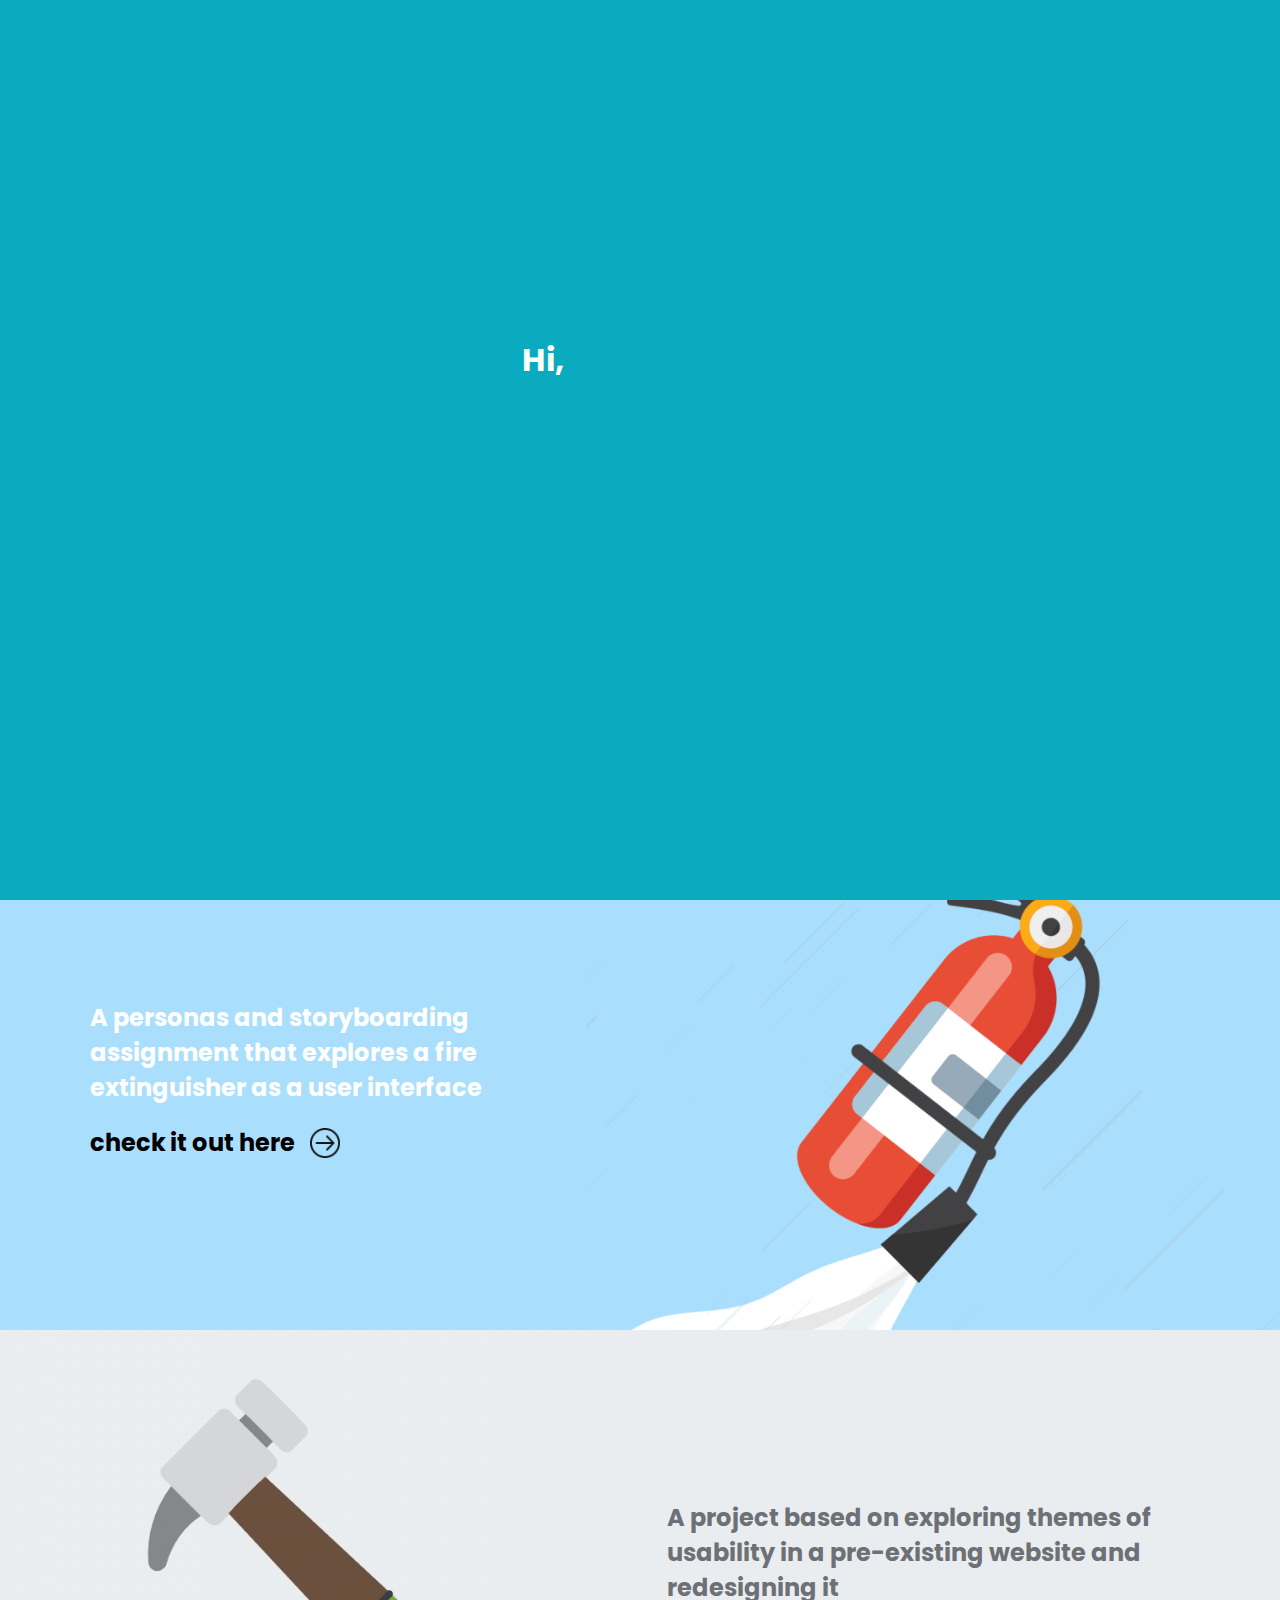
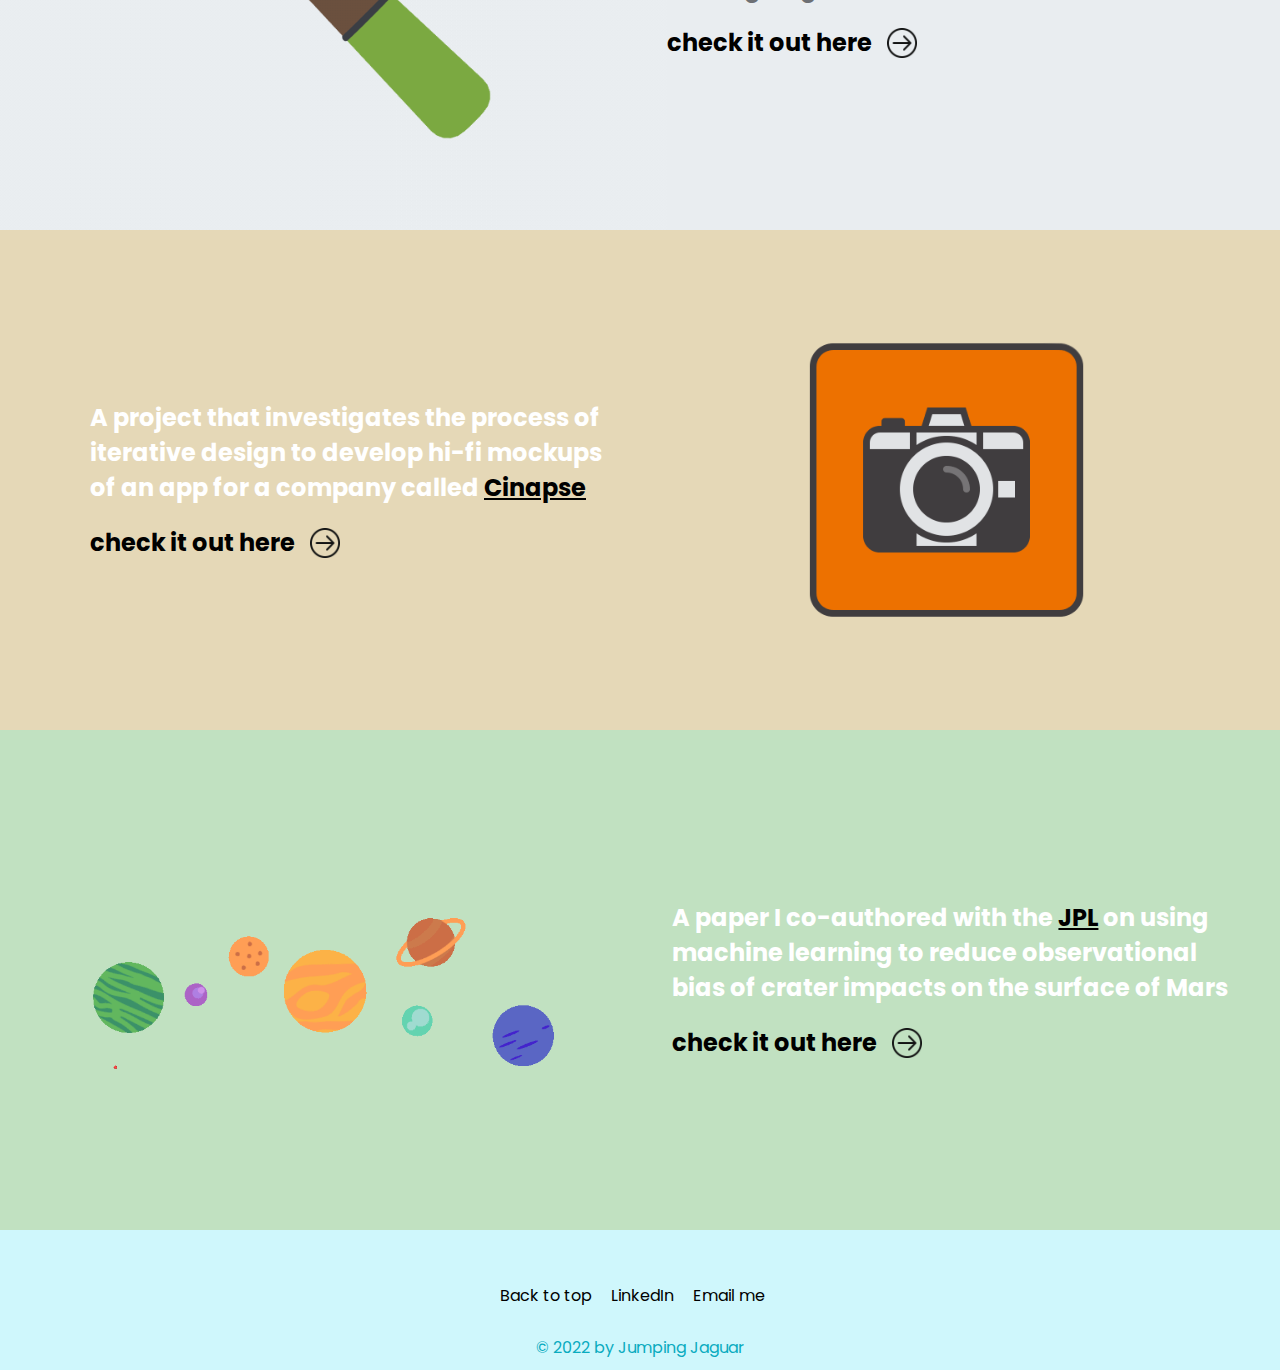
<file: index.html>
<!DOCTYPE html>
<head>
    <html lang="en">
    <meta charset="UTF-8">
    <title>Jumping Jaguar</title>
    <link rel="icon" type="image/x-icon" href="hand.png">
    <link rel="stylesheet" type="text/css" href="stylesheet.css">
    <link rel="preconnect" href="https://fonts.googleapis.com">
    <link rel="preconnect" href="https://fonts.gstatic.com" crossorigin>
    <link href="https://fonts.googleapis.com/css2?family=Poppins:wght@300&display=swap" rel="stylesheet">
    <meta name="viewport" content="width=device-width,initial-scale=1">
</head>
<body>
   
    <div class="intro">   
        <h1 class="logo-header"> 
            <span class="logo"> Hi,</span>  <span class="logo"> I'm Jaguar.</span>
        </h1>
    </div>
    <header class="header">
        <nav>
            <ul>
                <li>
                    <strong><a class="name" href="#">Jumping Jaguar</a></strong>
                </li>
                <li>
                    <a class="nav-item" href="index.html">work</a>
                </li>
                <li>
                    <a class="nav-item" href="about.html">about</a>
                </li>
            </ul>
        </nav>
        <h1 class="header-item"> 
            <span style="color: #0aabbf">Welcome to my portfolio!</span><br> 
            I am a software engineer and planetary <br> scientist with a goal of shooting for the stars!<br>
            <span id="icon1">
               <a href="https://www.linkedin.com/company/jaguar-land-rover_1/"><img  class="icon2" src="linkedin.png" alt="linkedin icon" ></a>
            </span>
            <span id="icon2">
               <a href="mailto:jumping_jaguar@brown.edu"><img class="icon1" src="mail.png" alt="mail icon"></a>
            </span> 
            <span id="icon3">
                <a href="resume.pdf"><img class="icon3" src="resume.png" alt="mail icon"></a>
            </span>
                
        </h1>
        <img class="header-item" src="rocket.png" alt="background graphic">
        <div class="wave-div">
            <svg class="waves" xmlns="http://www.w3.org/2000/svg" xmlns:xlink="http://www.w3.org/1999/xlink"
            viewBox="0 24 150 28" preserveAspectRatio="none" shape-rendering="auto">
            <defs>
            <path id="gentle-wave" d="M-160 44c30 0 58-18 88-18s 58 18 88 18 58-18 88-18 58 18 88 18 v44h-352z" />
            </defs>
            <g class="parallax">
            <use xlink:href="#gentle-wave" x="48" y="0" fill="rgba(255,255,255,0.7" />
            <use xlink:href="#gentle-wave" x="48" y="3" fill="rgba(255,255,255,0.5)" />
            <use xlink:href="#gentle-wave" x="48" y="5" fill="rgba(255,255,255,0.3)" />
            <use xlink:href="#gentle-wave" x="48" y="7" fill="#fff" />
            </g>
            </svg>
        </div>
    </header>
  
    <div class="arrow-container">
        <a href="#item-1"><img id="arrow" src="arrow.png" alt="arrow icon"></a>
    </div>
    <div id="item-1" class="portfolio-item" >
        <h2 class="portfolio-text">
            <div class="main-text"  style="margin-left: 50px; margin-right: 30px;">
            A personas and storyboarding assignment that explores a
            fire extinguisher as a user interface<br>
            </div>
            <span class="portfolio-link" style="margin-left: 50px;">
                <a href="personas.html">check it out here
                    <img id="portfolio-arrow" src="arrow2.png" alt="arrow icon 2">
                </a>
            </span>
        </h2>
        <img class="portfolio-image" src="extinguisher-1.gif" alt="extinguisher gif">
    </div >
    <div id="item-2" class="portfolio-item" >
        <img class="portfolio-image" src="hammer.gif" alt="hammer gif">
        <h2 class="portfolio-text" style="margin-left: 0px !important; margin-right: 70px !important; color:#6d7075">
            <div class="main-text">
                A project based on exploring themes of usability in a
                pre-existing website and redesigning it<br>
            </div>
            <span class="portfolio-link">
                <a href="redesign.html">check it out here
                    <img id="portfolio-arrow" src="arrow2.png" alt="arrow icon 2" >
                </a>
            </span>
        </h2>
        
    </div >
    <div id="item-3" class="portfolio-item" >
        <h2 class="portfolio-text">
            <div class="main-text"  style="margin-left: 50px;">
            A project that investigates the process of iterative design to develop
            hi-fi mockups of an app for a company called <a href="https://cinapse.io/">Cinapse</a> <br>
            </div>
            <span class="portfolio-link" style="margin-left: 50px;">
                <a href="iterative.html">check it out here
                    <img id="portfolio-arrow" src="arrow2.png" alt="arrow icon 2">
                </a>
            </span>
        </h2>
        <img class="portfolio-image" src="camera.gif" alt="camera gif" style="width: 700px !important; height: 500px !important";>
    </div >
    <div id="item-4" class="portfolio-item" >
        <img class="portfolio-image" src="planet.gif" alt="planet gif" style="width: 779px !important; height: 365px !important" >
        <h2 class="portfolio-text">
            <div class="main-text" style="margin-right: 50px;">
            A paper I co-authored with the <a href="https://www.jpl.nasa.gov/">JPL</a> on using machine learning
            to reduce observational bias of crater impacts on the surface of Mars<br>
            </div>
            <span class="portfolio-link">
                <a href="https://www.sciencedirect.com/journal/icarus">check it out here
                    <img id="portfolio-arrow" src="arrow2.png" alt="arrow icon 2">
                </a>
            </span>
        </h2>
        
    </div >

    <nav class="footer">
        <ul>
            <li>
                <a class="nav-item" href="#">Back to top</a>
            </li>
            <li>
                <a class="nav-item" href="https://www.linkedin.com/company/jaguar-land-rover_1/">LinkedIn</a>
            </li>
            <li>
                <a class="nav-item" href="mailto:jumping_jaguar@brown.edu">Email me</a>
            </li>
        </ul>
    </nav>
    <p id="footer-text"> © 2022 by Jumping Jaguar</p>

    <script src="app.js"></script>
</body>

</html>
</file>
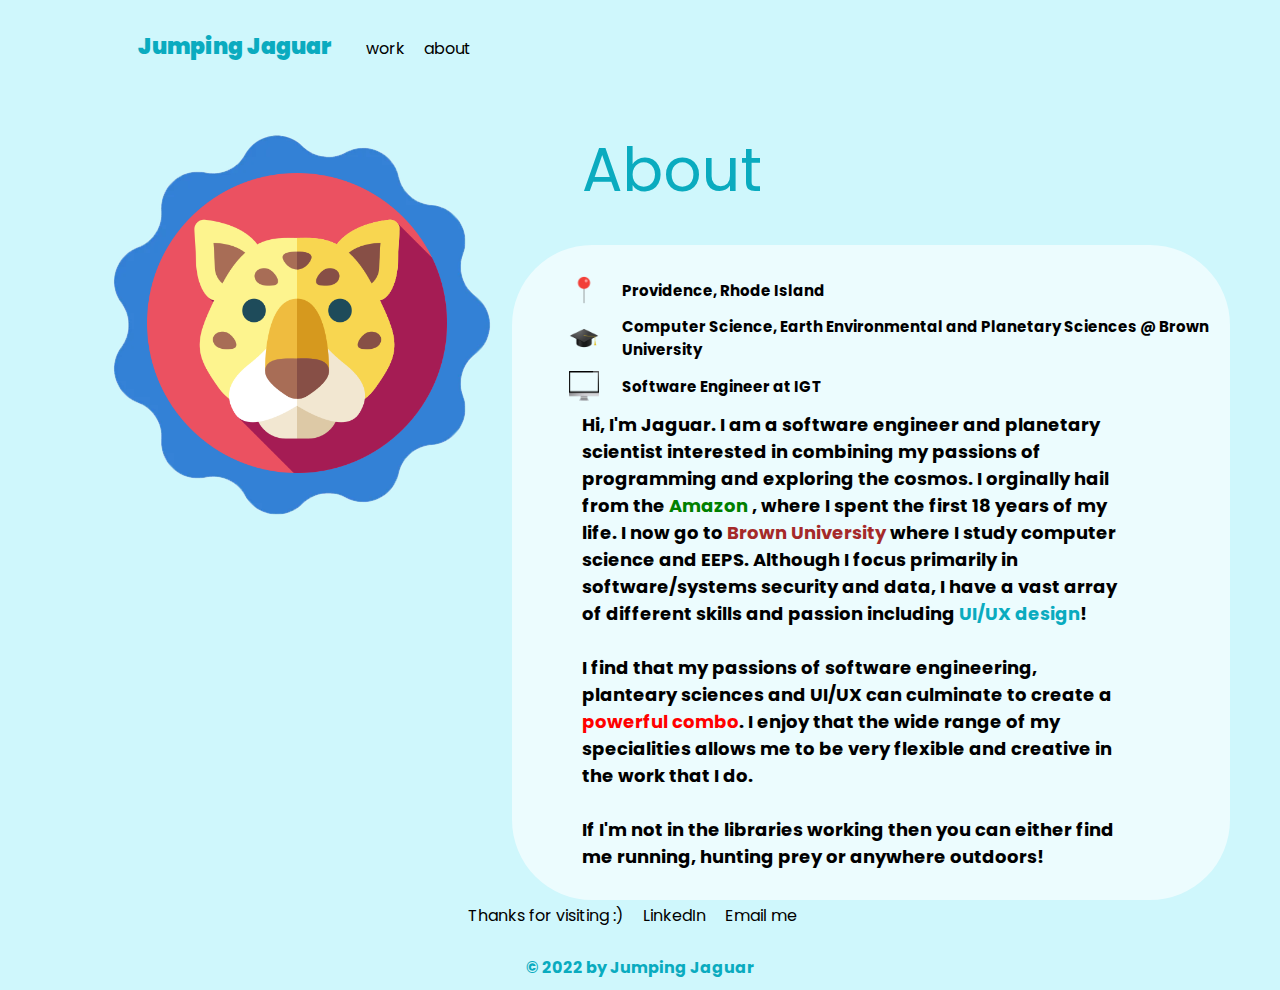
<file: about.html>
<!DOCTYPE html>
<head>
    <html lang="en">
    <meta charset="UTF-8">
    <title>Jumping Jaguar</title>
    <link rel="icon" type="image/x-icon" href="hand.png">
    <link rel="stylesheet" type="text/css" href="about.css">
    <link rel="preconnect" href="https://fonts.googleapis.com">
    <link rel="preconnect" href="https://fonts.gstatic.com" crossorigin>
    <link href="https://fonts.googleapis.com/css2?family=Poppins:wght@300&display=swap" rel="stylesheet">
    <meta name="viewport" content="width=device-width,initial-scale=1">
</head>

<body>
    <header>
        <nav>
            <ul>
                <li>
                    <strong><a class="name" href="#">Jumping Jaguar</a></strong>
                </li>
                <li>
                    <a class="nav-item" href="index2.html">work</a>
                </li>
                <li>
                    <a class="nav-item" href="about.html">about</a>
                </li>
            </ul>
        </nav>
        <div>
            <img class="background" src="bird.png">
            <img class="profile" src="profile.png">
        </div>
        <div class="about">
            <h1 class="about-header">About</h1> 
            <div id="text-background">
            <div class="icons">
                <div class="icon-div">
                    <img class="icons-image" src="pin.png" alt="pin icon"><p class="icon-text" style="font-size: 15px;">Providence, Rhode Island</p>
                </div>
                <div class="icon-div">
                    <img class="icons-image" src="grad.png" alt="school icon"><p class="icon-text" style="font-size: 15px;">Computer Science, Earth Environmental and Planetary Sciences @ Brown University</p>
                </div>
                <div class="icon-div">
                    <img class="icons-image" src="work.png" alt="work icon"><p class="icon-text" style="font-size: 15px;">Software Engineer at IGT</p>
                </div>
            </div>
            <div class="about-text">
                Hi, I'm Jaguar. I am a software engineer and planetary scientist interested in combining my passions of programming
                and exploring the cosmos. I orginally hail from the <span style="color: green;"> Amazon </span>, where I spent the first 18 years of my life. I now
                go to <span style="color: brown">Brown University</span> where I study computer science and EEPS. Although I focus primarily in software/systems 
                security and data, I have a vast array of different skills and passion including <span style="color: #0aabbf;">UI/UX design</span>!
                <br><br>
                I find that my passions of software engineering, planteary sciences and UI/UX can culminate to 
                create a <span style="color:red">powerful combo</span>. I enjoy that the wide range of my specialities allows me to be very flexible
                and creative in the work that I do. 
                <br><br>
                If I'm not in the libraries working then you can either find me running, hunting prey or anywhere outdoors!

            </div>
            </div> 
        </div>
    </header>
    <nav class="footer">
        <ul>
            <li>
                <a class="nav-item" href="#">Thanks for visiting :)</a>
            </li>
            <li>
                <a class="nav-item" href="https://www.linkedin.com/company/jaguar-land-rover_1/">LinkedIn</a>
            </li>
            <li>
                <a class="nav-item" href="mailto:jumping_jaguar@brown.edu">Email me</a>
            </li>
        </ul>
    </nav>
    <strong><p id="footer-text"> © 2022 by Jumping Jaguar</p></strong>
    
</body>
</html>
</file>
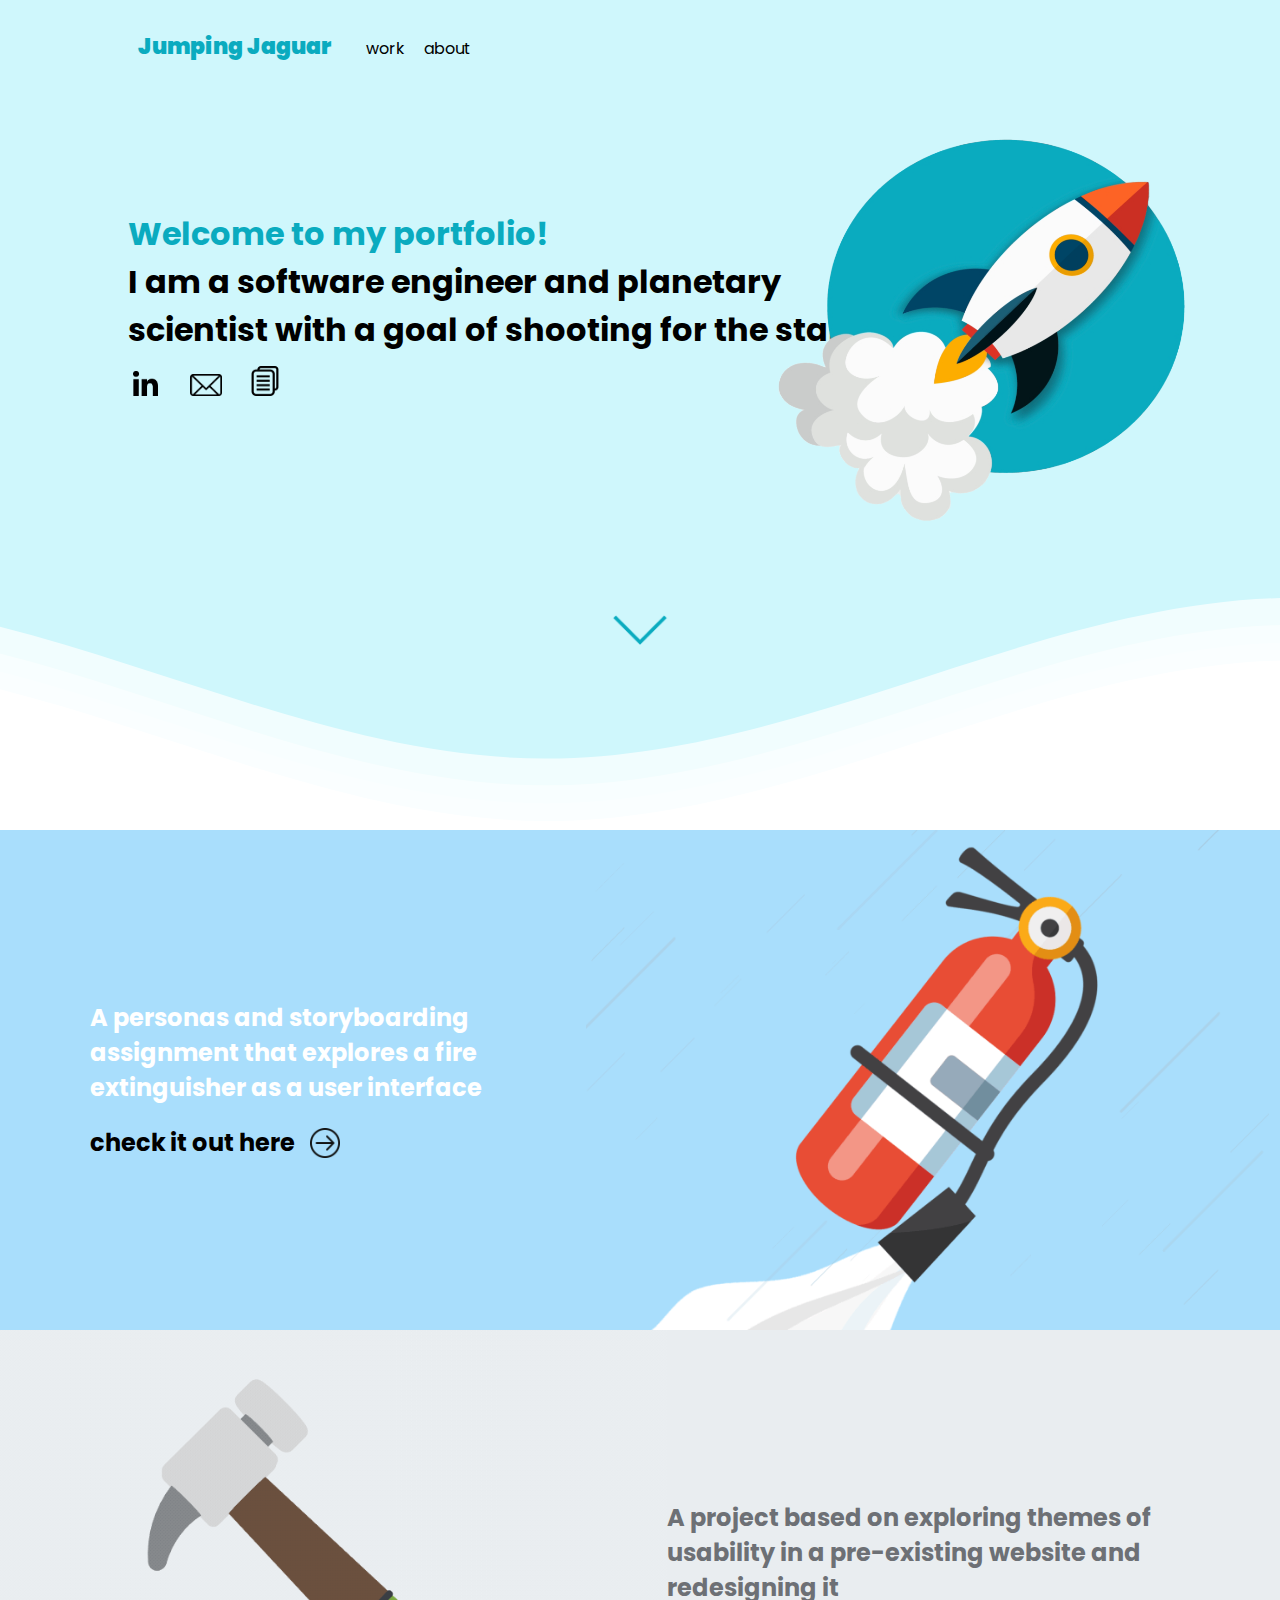
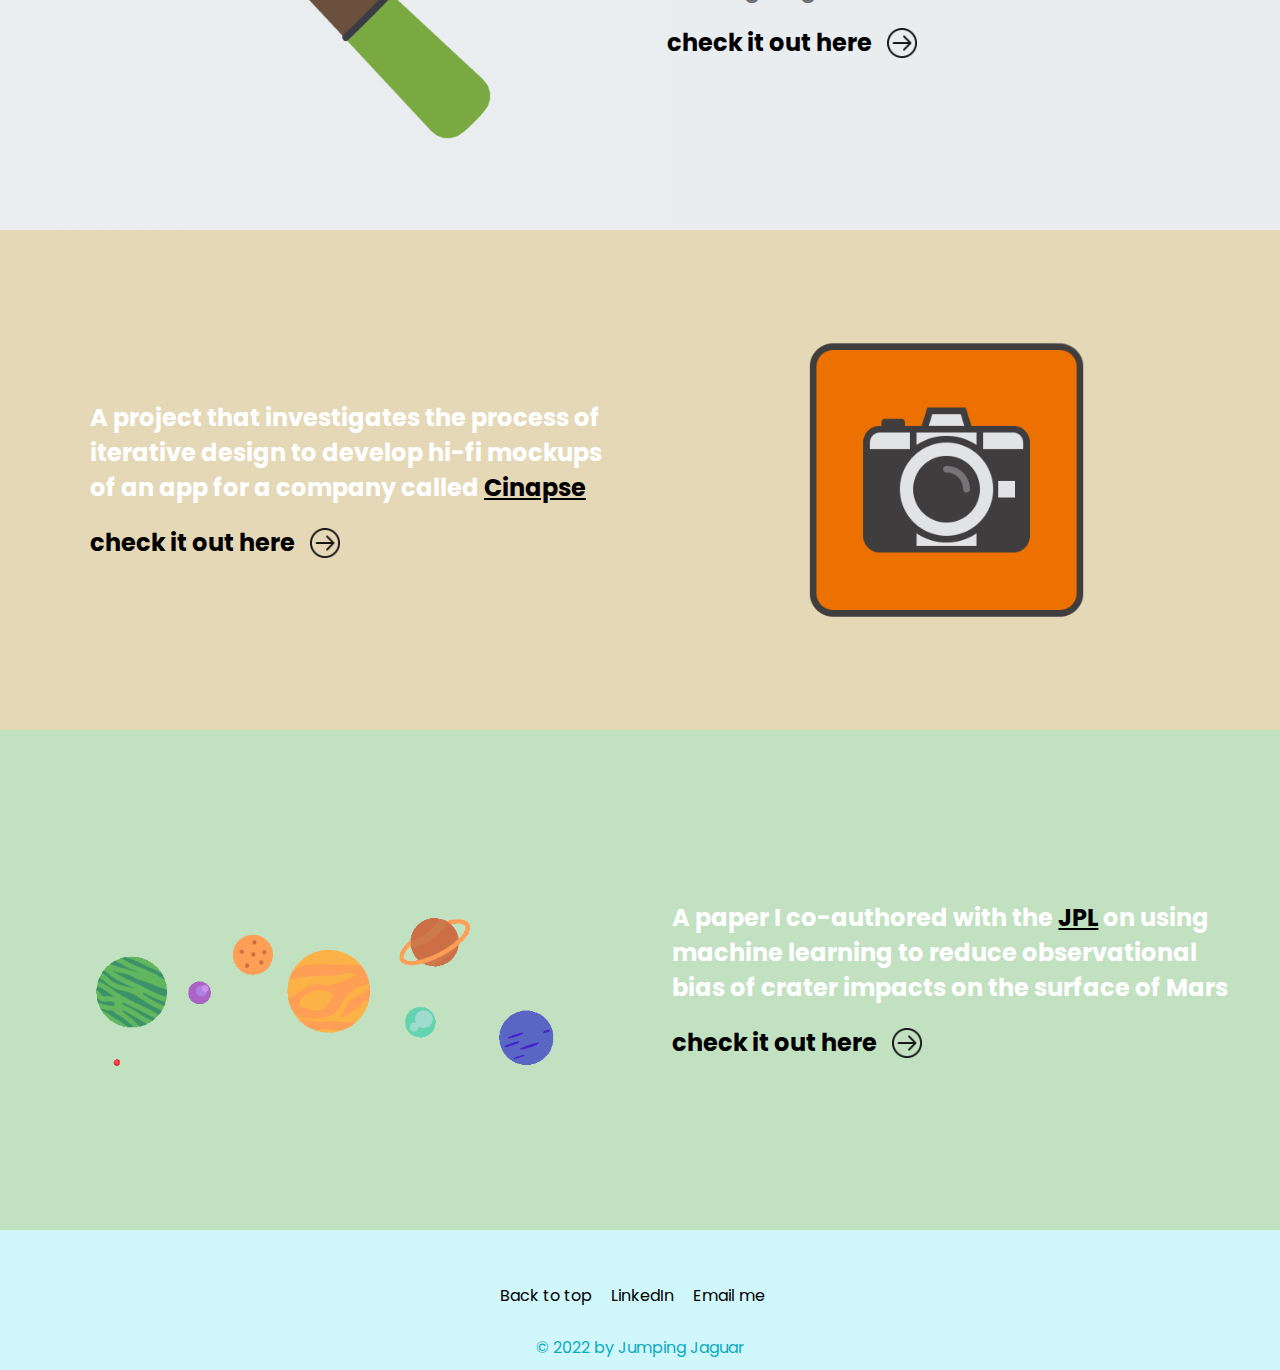
<file: index2.html>
<!DOCTYPE html>
<head>
    <html lang="en">
    <meta charset="UTF-8">
    <title>Jumping Jaguar</title>
    <link rel="icon" type="image/x-icon" href="hand.png">
    <link rel="stylesheet" type="text/css" href="stylesheet2.css">
    <link rel="preconnect" href="https://fonts.googleapis.com">
    <link rel="preconnect" href="https://fonts.gstatic.com" crossorigin>
    <link href="https://fonts.googleapis.com/css2?family=Poppins:wght@300&display=swap" rel="stylesheet">
    <meta name="viewport" content="width=device-width,initial-scale=1">
</head>
<body>
    <header class="header">
        <nav>
            <ul>
                <li>
                    <strong><a class="name" href="#">Jumping Jaguar</a></strong>
                </li>
                <li>
                    <a class="nav-item" href="index2.html">work</a>
                </li>
                <li>
                    <a class="nav-item" href="about.html">about</a>
                </li>
            </ul>
        </nav>
        <h1 class="header-item"> 
            <span style="color: #0aabbf">Welcome to my portfolio!</span><br> 
            I am a software engineer and planetary <br> scientist with a goal of shooting for the stars!<br>
            <span id="icon1">
               <a href="https://www.linkedin.com/company/jaguar-land-rover_1/"><img  class="icon2" src="linkedin.png" alt="linkedin icon" ></a>
            </span>
            <span id="icon2">
               <a href="mailto:jumping_jaguar@brown.edu"><img class="icon1" src="mail.png" alt="mail icon"></a>
            </span> 
            <span id="icon3">
                <a href="resume.pdf"><img class="icon3" src="resume.png" alt="mail icon"></a>
            </span>
                
        </h1>
        <img class="header-item" src="rocket.png" alt="background graphic">
        <div class="wave-div">
            <svg class="waves" xmlns="http://www.w3.org/2000/svg" xmlns:xlink="http://www.w3.org/1999/xlink"
            viewBox="0 24 150 28" preserveAspectRatio="none" shape-rendering="auto">
            <defs>
            <path id="gentle-wave" d="M-160 44c30 0 58-18 88-18s 58 18 88 18 58-18 88-18 58 18 88 18 v44h-352z" />
            </defs>
            <g class="parallax">
            <use xlink:href="#gentle-wave" x="48" y="0" fill="rgba(255,255,255,0.7" />
            <use xlink:href="#gentle-wave" x="48" y="3" fill="rgba(255,255,255,0.5)" />
            <use xlink:href="#gentle-wave" x="48" y="5" fill="rgba(255,255,255,0.3)" />
            <use xlink:href="#gentle-wave" x="48" y="7" fill="#fff" />
            </g>
            </svg>
        </div>
    </header>
  
    <div class="arrow-container">
        <a href="#item-1"><img id="arrow" src="arrow.png" alt="arrow icon"></a>
    </div>
    <div id="item-1" class="portfolio-item" >
        <h2 class="portfolio-text">
            <div class="main-text"  style="margin-left: 50px; margin-right: 30px;">
            A personas and storyboarding assignment that explores a
            fire extinguisher as a user interface<br>
            </div>
            <span class="portfolio-link" style="margin-left: 50px;">
                <a href="personas.html">check it out here
                    <img id="portfolio-arrow" src="arrow2.png" alt="arrow icon 2">
                </a>
            </span>
        </h2>
        <img class="portfolio-image" src="extinguisher-1.gif" alt="extinguisher gif">
    </div >
    <div id="item-2" class="portfolio-item" >
        <img class="portfolio-image" src="hammer.gif" alt="hammer gif">
        <h2 class="portfolio-text" style="margin-left: 0px !important; margin-right: 70px !important; color:#6d7075">
            <div class="main-text">
                A project based on exploring themes of usability in a
                pre-existing website and redesigning it<br>
            </div>
            <span class="portfolio-link">
                <a href="redesign.html">check it out here
                    <img id="portfolio-arrow" src="arrow2.png" alt="arrow icon 2" >
                </a>
            </span>
        </h2>
        
    </div >
    <div id="item-3" class="portfolio-item" >
        <h2 class="portfolio-text">
            <div class="main-text"  style="margin-left: 50px;">
            A project that investigates the process of iterative design to develop
            hi-fi mockups of an app for a company called <a href="https://cinapse.io/">Cinapse</a> <br>
            </div>
            <span class="portfolio-link" style="margin-left: 50px;">
                <a href="iterative.html">check it out here
                    <img id="portfolio-arrow" src="arrow2.png" alt="arrow icon 2">
                </a>
            </span>
        </h2>
        <img class="portfolio-image" src="camera.gif" alt="camera gif" style="width: 700px !important; height: 500px !important";>
    </div >
    <div id="item-4" class="portfolio-item" >
        <img class="portfolio-image" src="planet.gif" alt="planet gif" style="width: 779px !important; height: 365px !important" >
        <h2 class="portfolio-text">
            <div class="main-text" style="margin-right: 50px;">
            A paper I co-authored with the <a href="https://www.jpl.nasa.gov/">JPL</a> on using machine learning
            to reduce observational bias of crater impacts on the surface of Mars<br>
            </div>
            <span class="portfolio-link">
                <a href="https://www.sciencedirect.com/journal/icarus">check it out here
                    <img id="portfolio-arrow" src="arrow2.png" alt="arrow icon 2">
                </a>
            </span>
        </h2>
        
    </div >

    <nav class="footer">
        <ul>
            <li>
                <a class="nav-item" href="#">Back to top</a>
            </li>
            <li>
                <a class="nav-item" href="https://www.linkedin.com/company/jaguar-land-rover_1/">LinkedIn</a>
            </li>
            <li>
                <a class="nav-item" href="mailto:jumping_jaguar@brown.edu">Email me</a>
            </li>
        </ul>
    </nav>
    <p id="footer-text"> © 2022 by Jumping Jaguar</p>
</body>

</html>
</file>
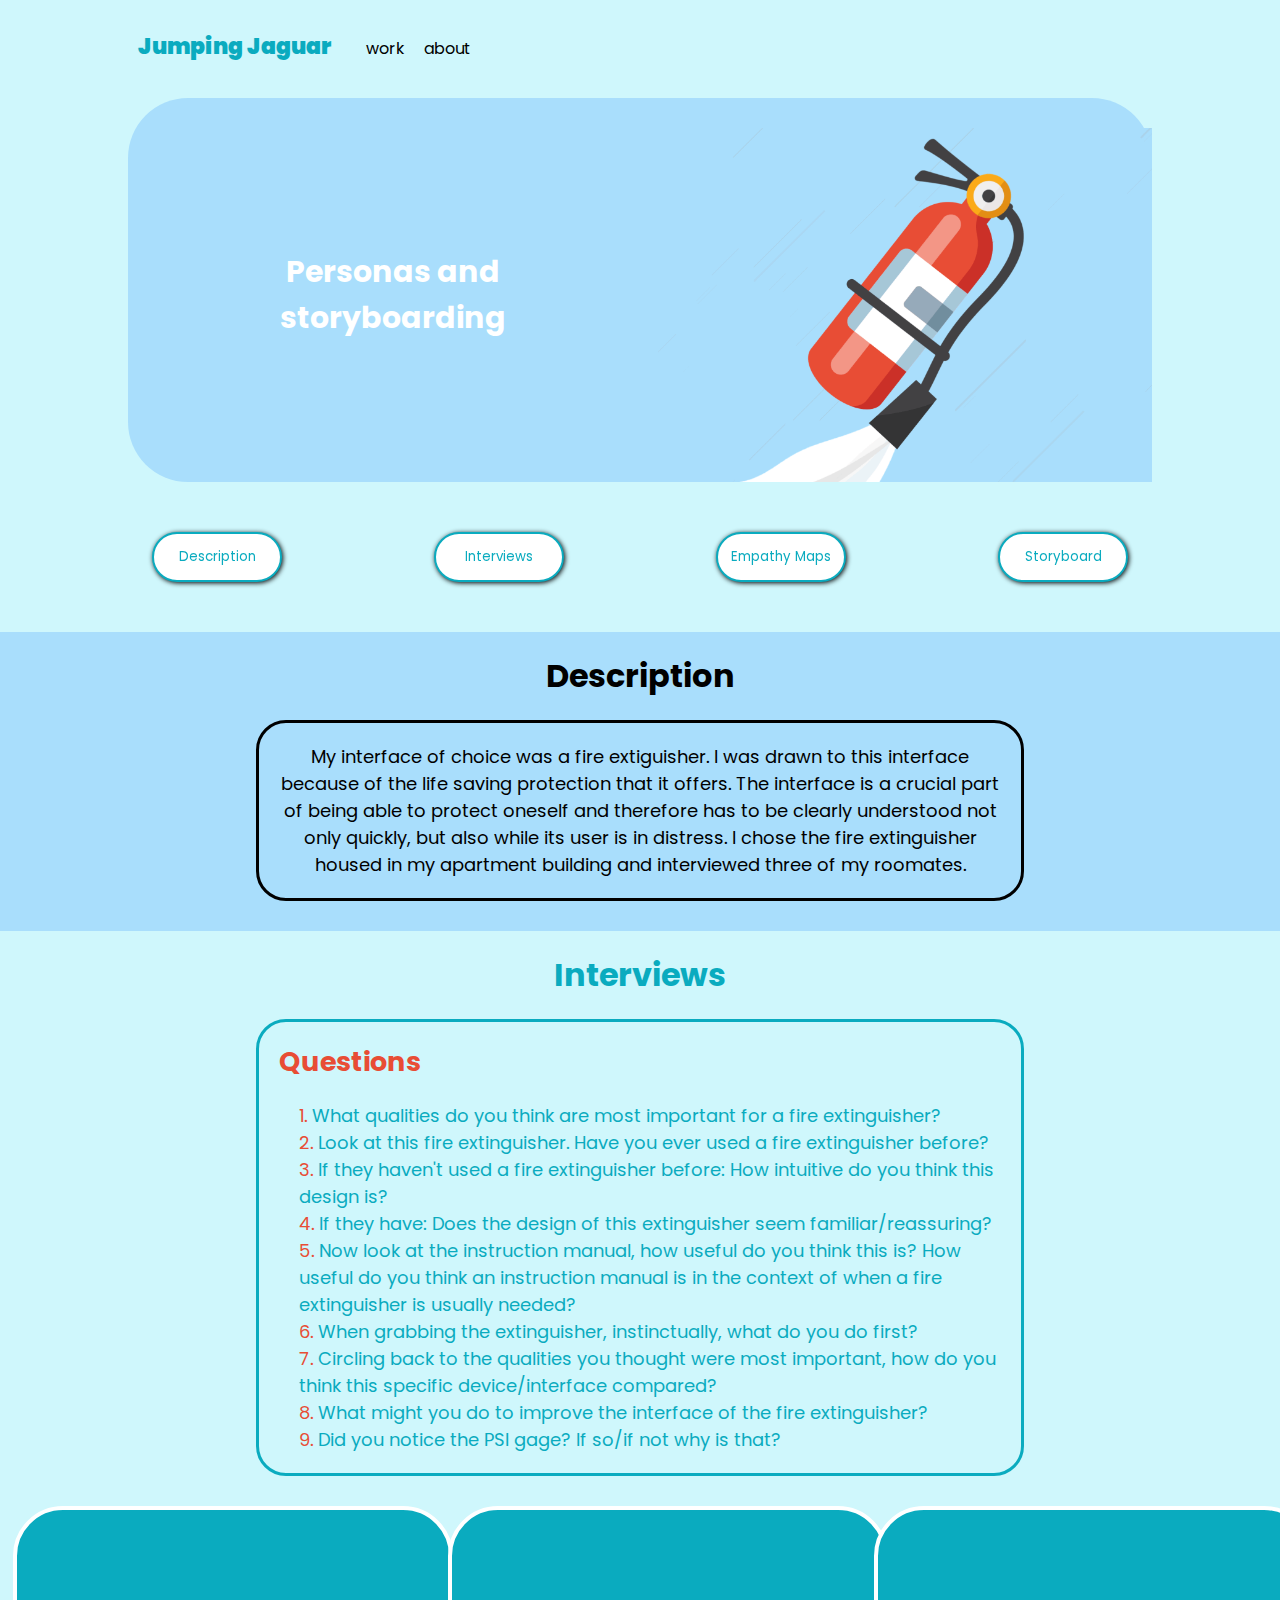
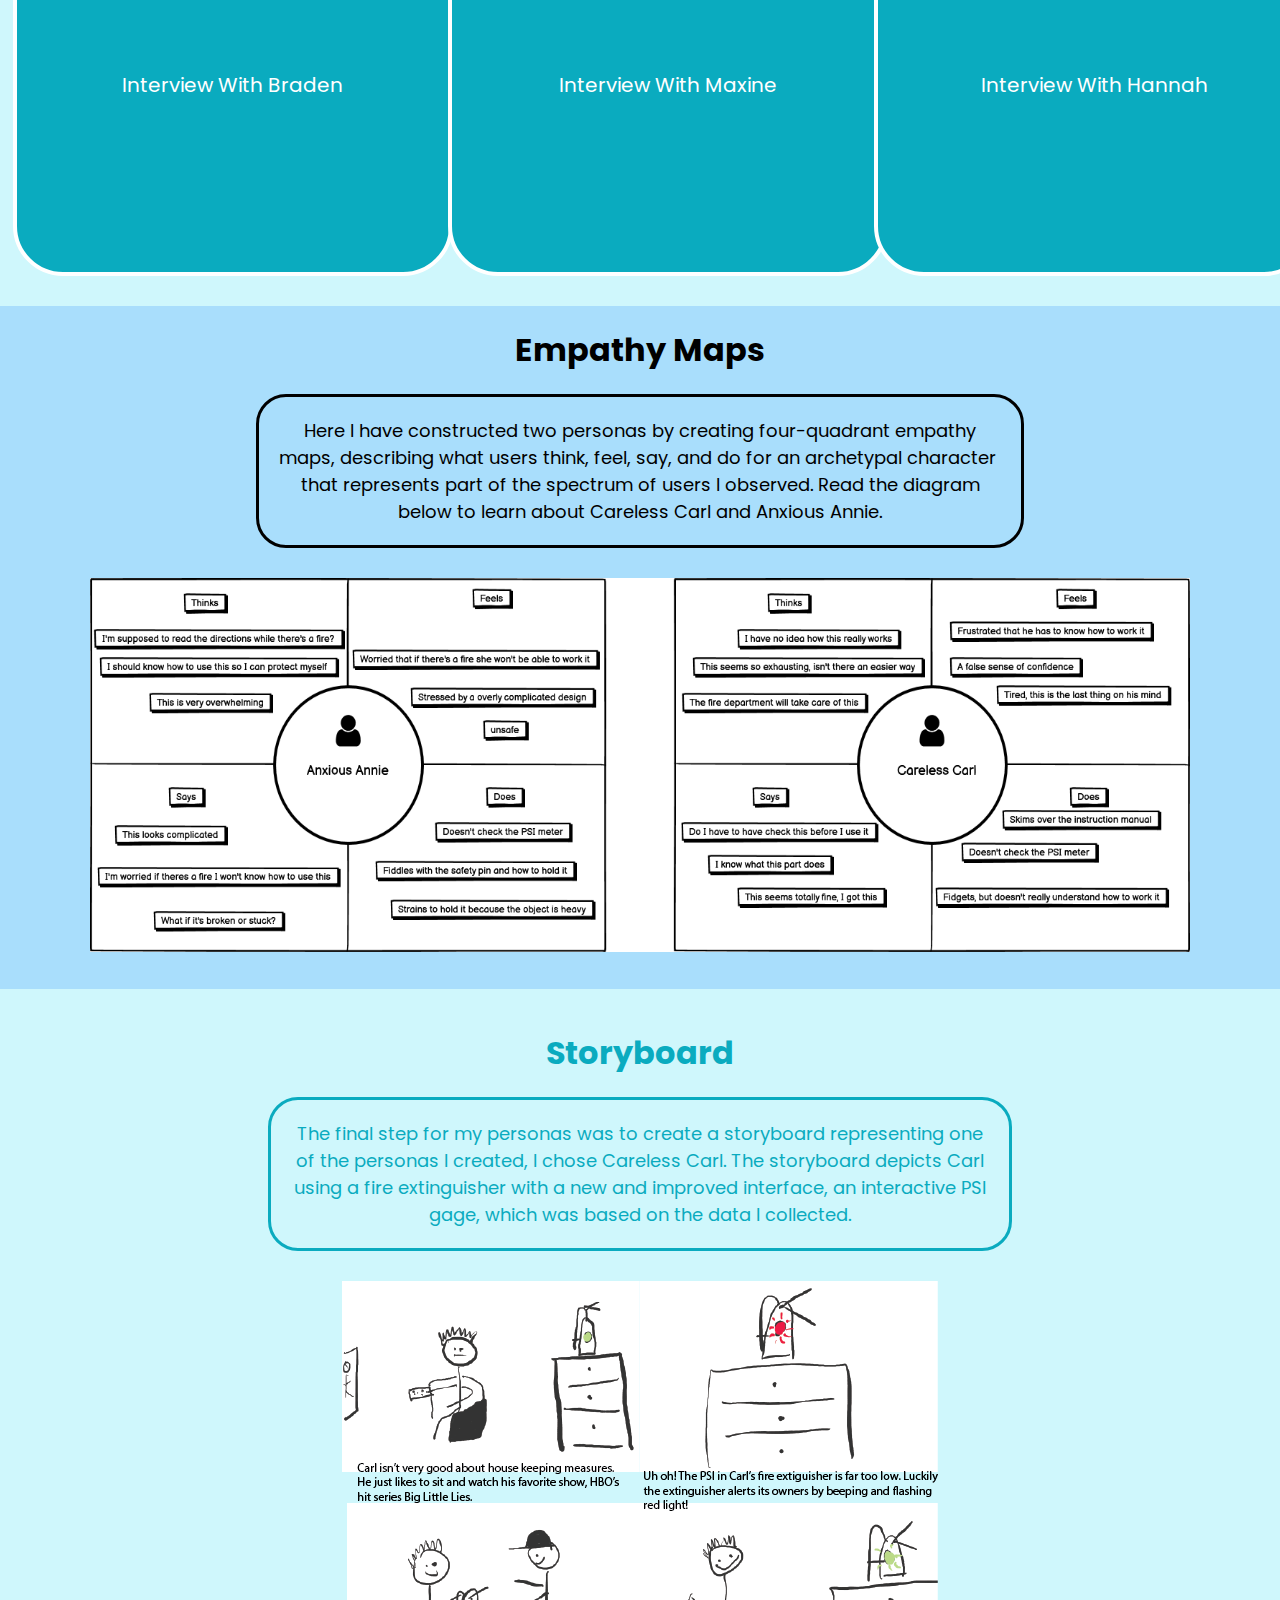
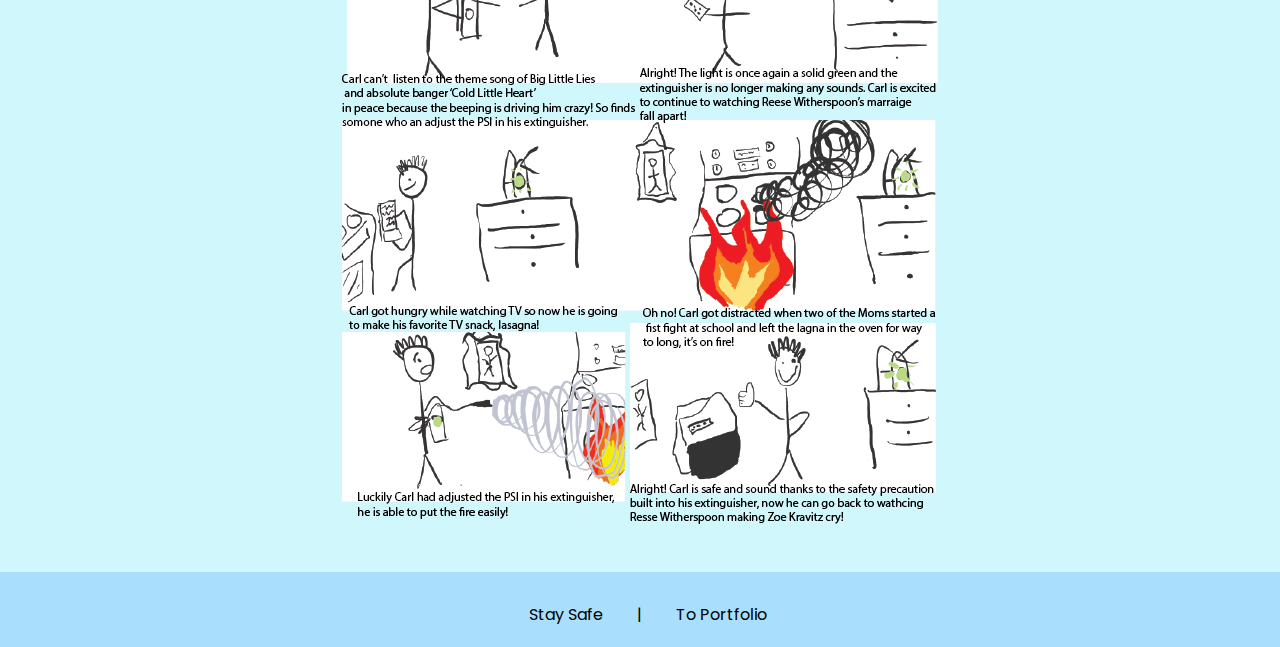
<file: personas.html>
<!DOCTYPE html>
<html lang="en">
    <head>
        <meta charset="UTF-8">
        <title>Personas</title>
        <link rel="icon" type="image/x-icon" href="hand.png">
        <link rel="stylesheet" type="text/css" href="personas.css">
        <link rel="preconnect" href="https://fonts.googleapis.com">
        <link rel="preconnect" href="https://fonts.gstatic.com" crossorigin>
        <link href="https://fonts.googleapis.com/css2?family=Poppins:wght@300&display=swap" rel="stylesheet">
        <meta name="viewport" content="width=device-width,initial-scale=1">
    </head>
    </head>
    <body>
            <nav>
                <ul>
                    <li>
                        <strong><a class="name" href="#">Jumping Jaguar</a></strong>
                    </li>
                    <li>
                        <a class="nav-item" href="index2.html">work</a>
                    </li>
                    <li>
                        <a class="nav-item" href="about.html">about</a>
                    </li>
                </ul>
            </nav>
        <center>
        <div id="intro">
            <h1 id="title">Personas and storyboarding</h1>
            <img id="main-image" src="extinguisher-1.gif">
        </div>
        </center>
        <div id="button-bar">
            <a href="#description"><button class="nav-button">Description</button></a>
            <a href="#interviews"><button class="nav-button">Interviews</button></a>
            <a href="#empathy-maps"><button class="nav-button">Empathy Maps</button></a>
            <a href="#storyboard"><button class="nav-button">Storyboard</button></a>
        </div>
        <div id="description">
            <h1 class="item-header2">Description</h1>
            <center>
            <p id="description-text2">
                My interface of choice was a fire extiguisher. I was drawn to this interface because of the life saving protection that it offers. The interface is a crucial part of being able to protect oneself and therefore has to be clearly understood not only quickly, but also while its user is in distress. I chose the fire extinguisher housed in my apartment building and interviewed three of my roomates.
            </p>
            </center>
        </div>
        <div id="interviews">
            <h1 class="item-header">Interviews</h1>
            <center>
                <div id="description-text">
                    <h2 style="text-align: left; color: #e84d35;">Questions</h2>
                    <ol id="questions">
                        <li><span style="color:#e84d35">1.</span>     What qualities do you think are most important for a fire extinguisher?</li>
                        <li><span style="color:#e84d35">2.</span>   Look at this fire extinguisher. Have you ever used a fire extinguisher before?</li>
                                <li><span style="color:#e84d35">3.</span>   If they haven't used a fire extinguisher before: How intuitive do you think this design is?</li>
                                <li><span style="color:#e84d35">4.</span>   If they have: Does the design of this extinguisher seem familiar/reassuring?</li>
                        <li><span style="color:#e84d35">5.</span>       Now look at the instruction manual, how useful do you think this is? How useful do you think an instruction manual is in the context of when a fire extinguisher is usually needed?</li>
                        <li><span style="color:#e84d35">6.</span>       When grabbing the extinguisher, instinctually, what do you do first?</li>
                        <li><span style="color:#e84d35">7.</span>       Circling back to the qualities you thought were most important, how do you think this specific device/interface compared?</li>
                        <li><span style="color:#e84d35">8.</span>       What might you do to improve the interface of the fire extinguisher?</li>
                        <li><span style="color:#e84d35">9.</span>       Did you notice the PSI gage? If so/if not why is that?</li>
                    </ol>
                </div>
            </center>
            <div id="interview-images">
                <div class="image-over-text1">
                   <div class="front-image"><center><p class="image-over-text-title">Interview With Braden</p></center></div>
                   <div class="image-text">
                    <center>
                        <p class="interview-notes">
                            Braden valued ease of use and reliability in his fire extinguishers, he had not used a fire extinguisher before and thought that at first glance the device seemed complex.
                            Braden said that he would not have read the manual in the case of a fire.
                            Braden had not noticed the PSI meter and thought that it should be made significantly more obvious as the entire device was not usable if PSI was not accurate.
                            Braden would simplify design, brighten the color of the device and make the PSI meter more apparent.
                        </p>
                    </center>
                   </div>
                </div>
                <div class="image-over-text2">
                    <div class="front-image"><center><p class="image-over-text-title">Interview With Maxine</p></center></div>
                    <div class="image-text">
                        <center>
                            <p class="interview-notes">
                                Maxine valued ease of use and access in a fire extinguisher.
                                She thought the the clamp on top of the fire extinguisher was intuitive because it presented a ‘squeeze like motion’ that she had been confronted with in other interfaces.
                                She noted that the fire extinguisher was extremely heavy and thought this was an inaccessible design.
                                Additionally the various tags and other accompanying accessories could be removed to simplify the design
                            </p>
                        </center>
                    </div>
                </div>
                <div class="image-over-text3">
                    <div class="front-image"><center><p class="image-over-text-title">Interview With Hannah</p></center></div>
                    <div class="image-text">
                        <center>
                            <p class="interview-notes" style="margin-top: 10px !important;">
                                Hannah valued accessibility of use in her fire extinguisher - specifically that it was easy to know how to use - and had not used a fire extinguisher before.
                                Hannah thought the manual should be even easier to read.
                                Hannah instinctively grabbed the clamp of the fire extinguisher and the hose because she said that the fact that those parts had movement (were mobile) indicated to her that they were meant to be manipulated by her.
                                Did not notice the PSI meter and thought that it should be made more obvious.
                                Hannah noted that the PSI meter would need to be checked far in advance in order for it to be useful and that should be made obvious
                            </p>
                        </center>
                    </div>
                </div>
            </div>
        </div>
        <div id="empathy-maps">
            <h1 class="item-header2">Empathy Maps</h1>
            <center>
                <p id="description-text2">
                    Here I have constructed two personas by creating four-quadrant empathy maps, describing what users think, feel, say, and do for an archetypal character ​that represents part of the spectrum of users I observed. Read the diagram below to learn about Careless Carl and Anxious Annie.
                </p>
            </center>
            <center><img src="Empathy_boards.png"></center>
        </div>
        <div id="storyboard">
            <h1 class="item-header">Storyboard</h1>
            <center>
                <p id="description-text">
                    The final step for my personas was to create a storyboard representing one of the personas I created, I chose Careless Carl. The storyboard depicts Carl using a fire extinguisher with a new and improved interface, an interactive PSI gage, which was based on the data I collected. 
                </p>
            </center>
            <center><img src="Storyboard.png"></center>
        </div>
        <nav id="footer">
            <ul>
                <li>
                    <a style="margin-left: 30px; margin-right: 30px;" class="nav-item" href="https://services.cintas.com/paid-search/fire-protection/fire-extinguisher-services/rhode-island?calltrack=localUS&gclid=5c5d9e123b6c133fce2dfd2eb67c8e02&gclsrc=3p.ds&msclkid=5c5d9e123b6c133fce2dfd2eb67c8e02&utm_source=bing&utm_medium=cpc&utm_campaign=FP%20-%20Rhode%20Island%20Pawtucket%2000F40%20-%20SN%20DT%20TB&utm_term=fire%20extinguisher%20service&utm_content=Restructure_Core_Extinguisher">Stay Safe</a>
                </li>
                |
                <li>
                    <a class="nav-item" href="index2.html" style="margin-left: 30px;">To Portfolio</a>
                </li>
            </ul>
        </nav>
    </body>
</html>
</file>
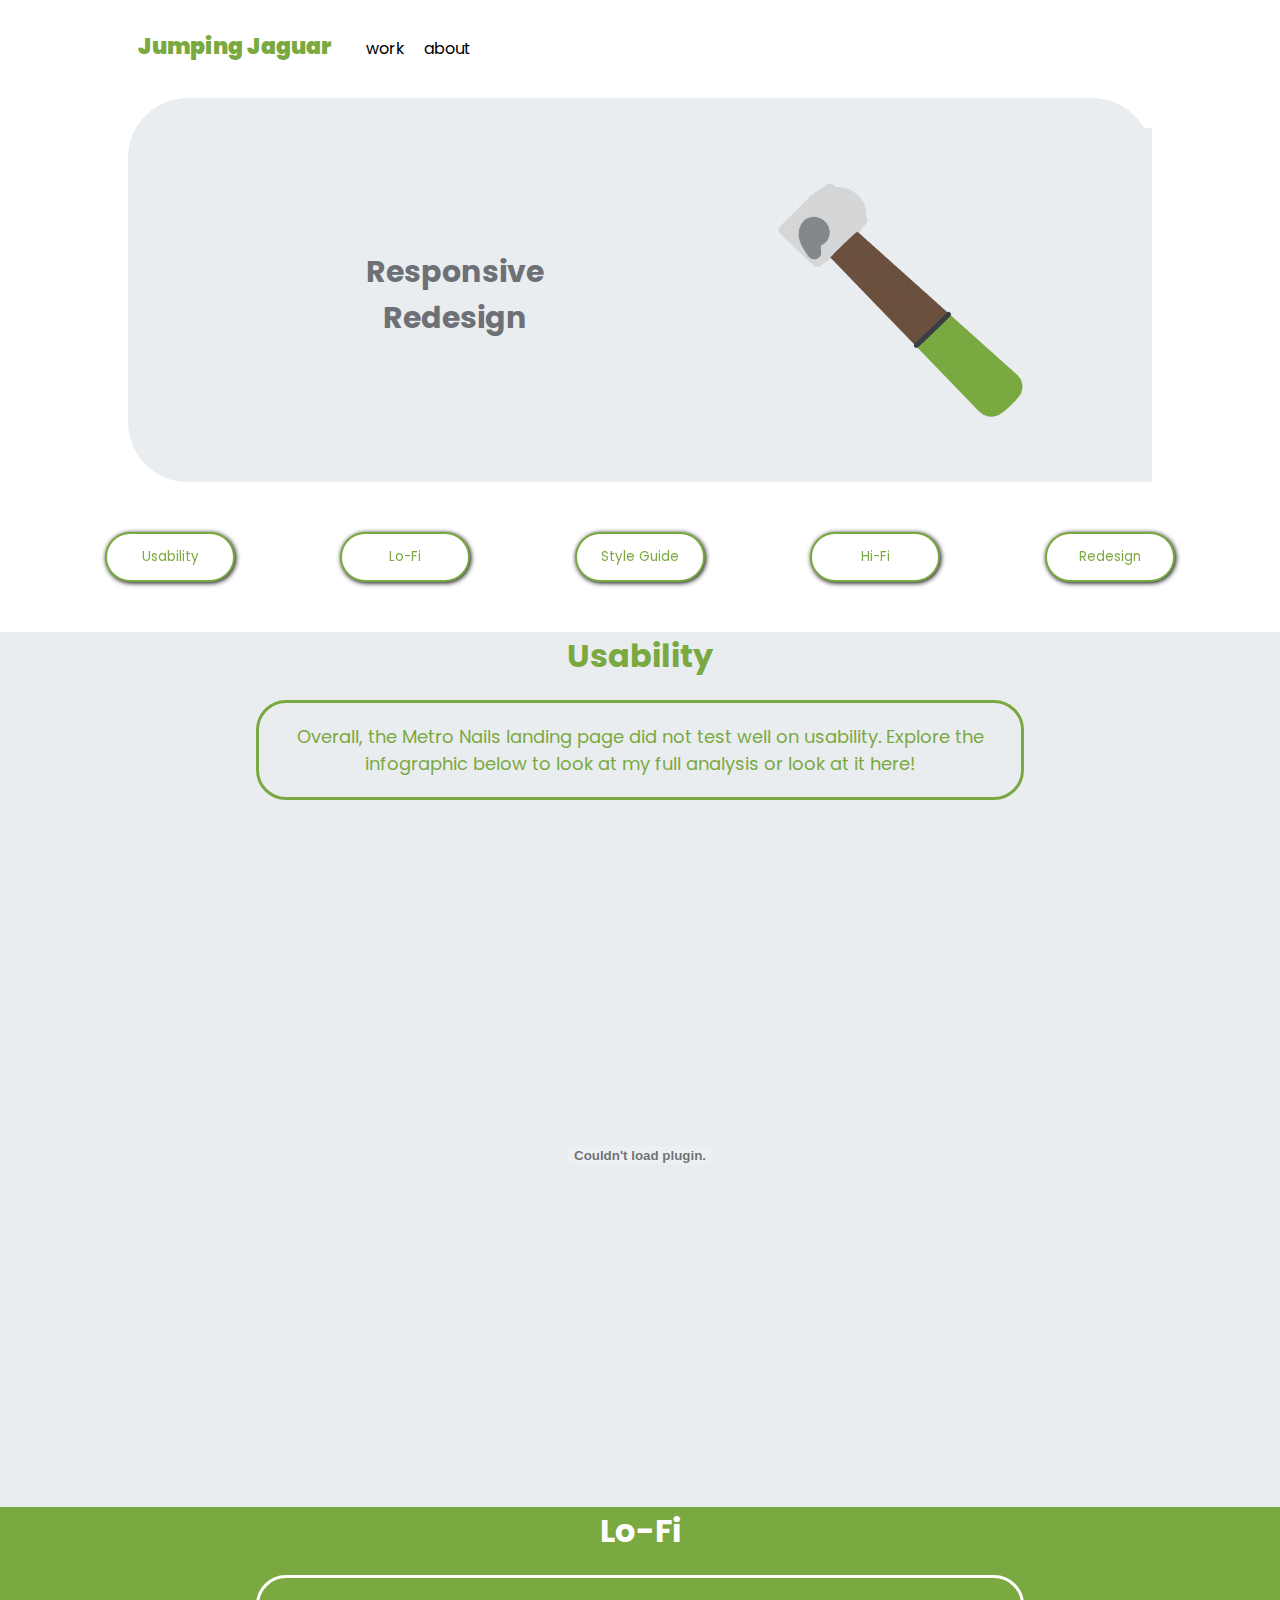
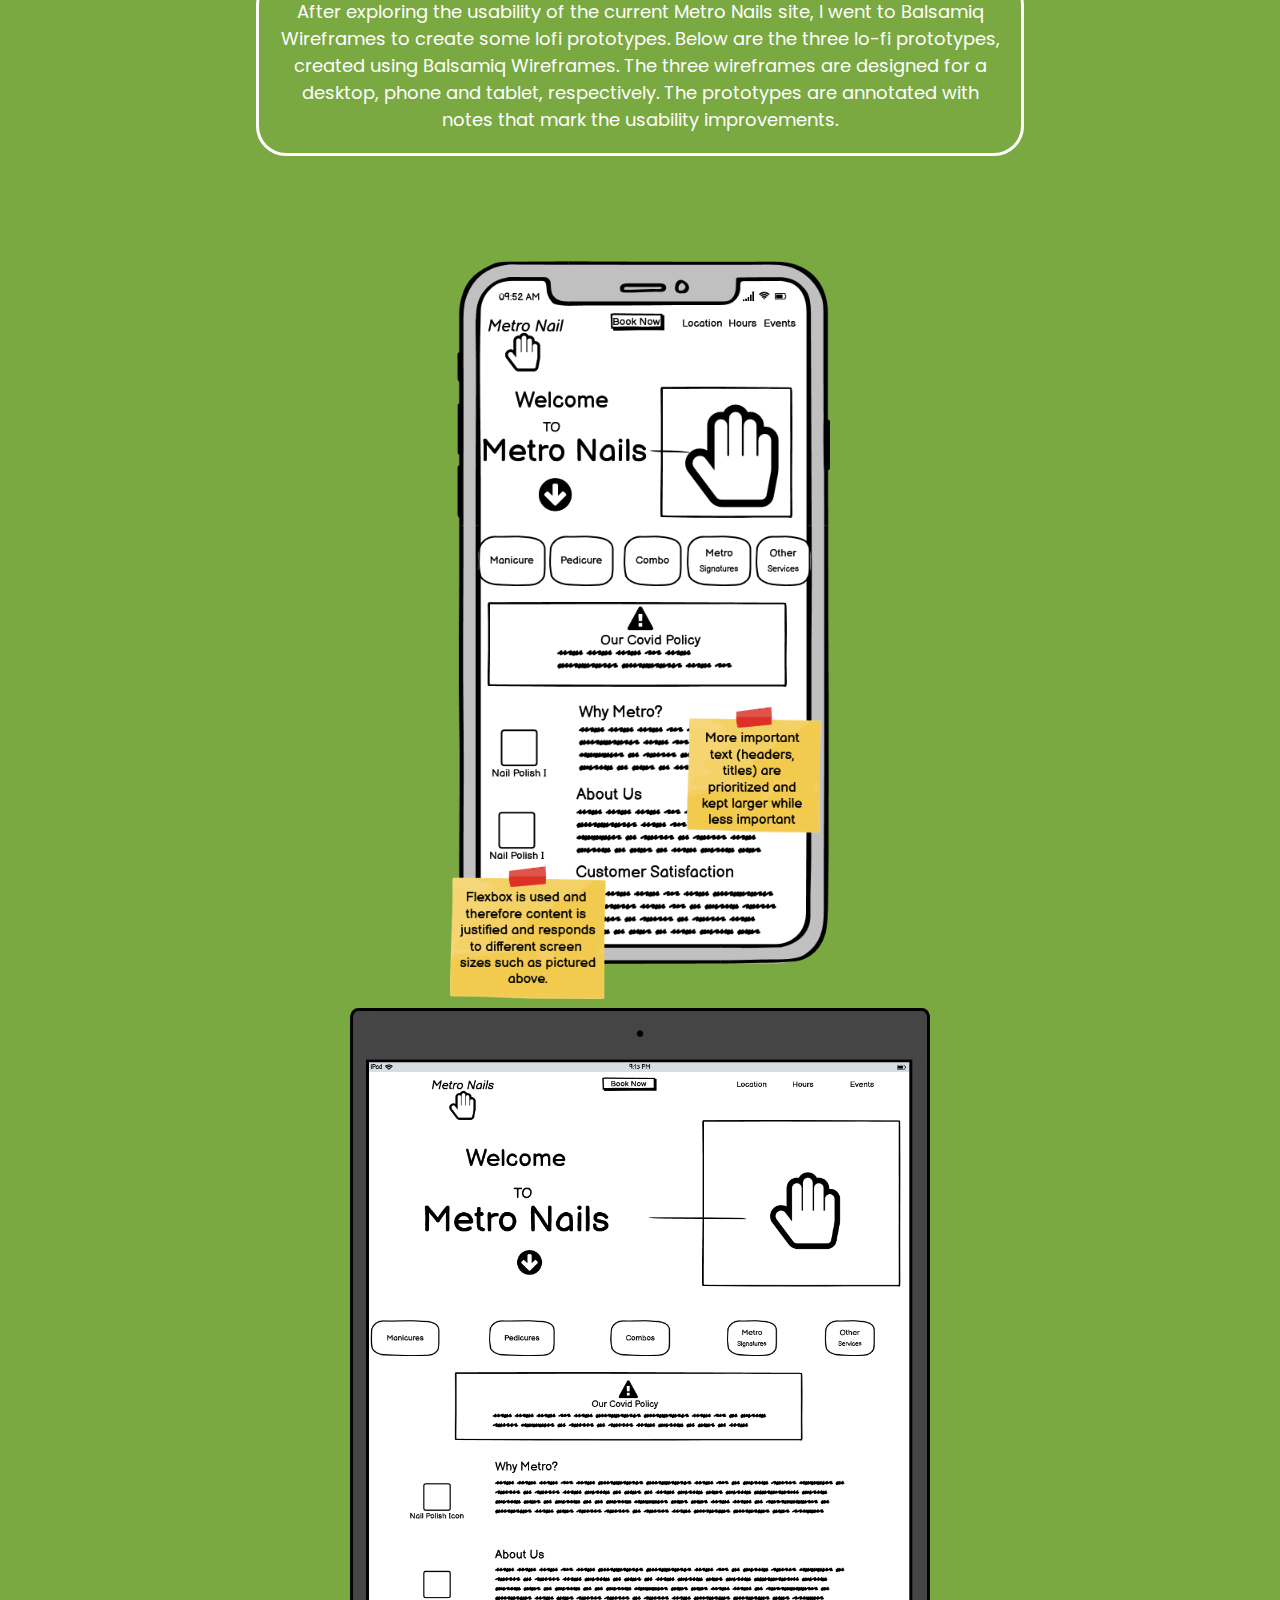
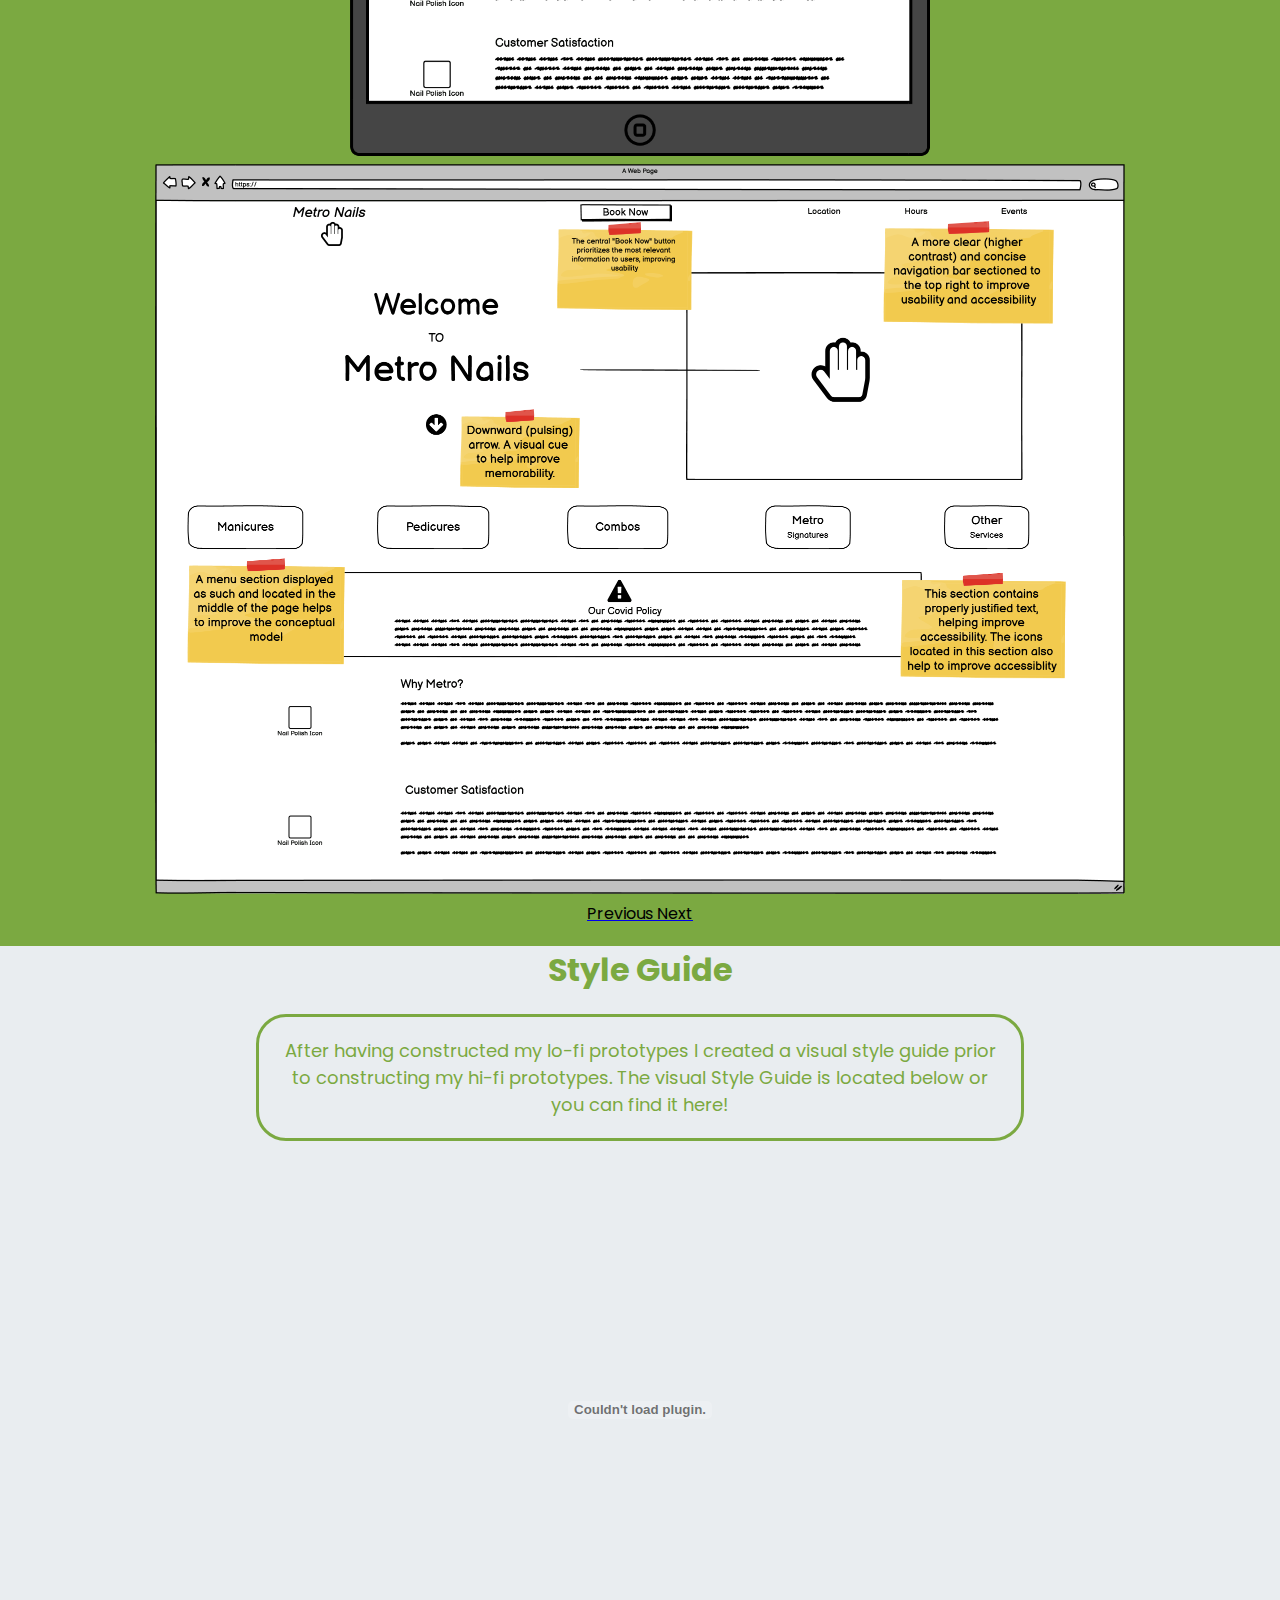
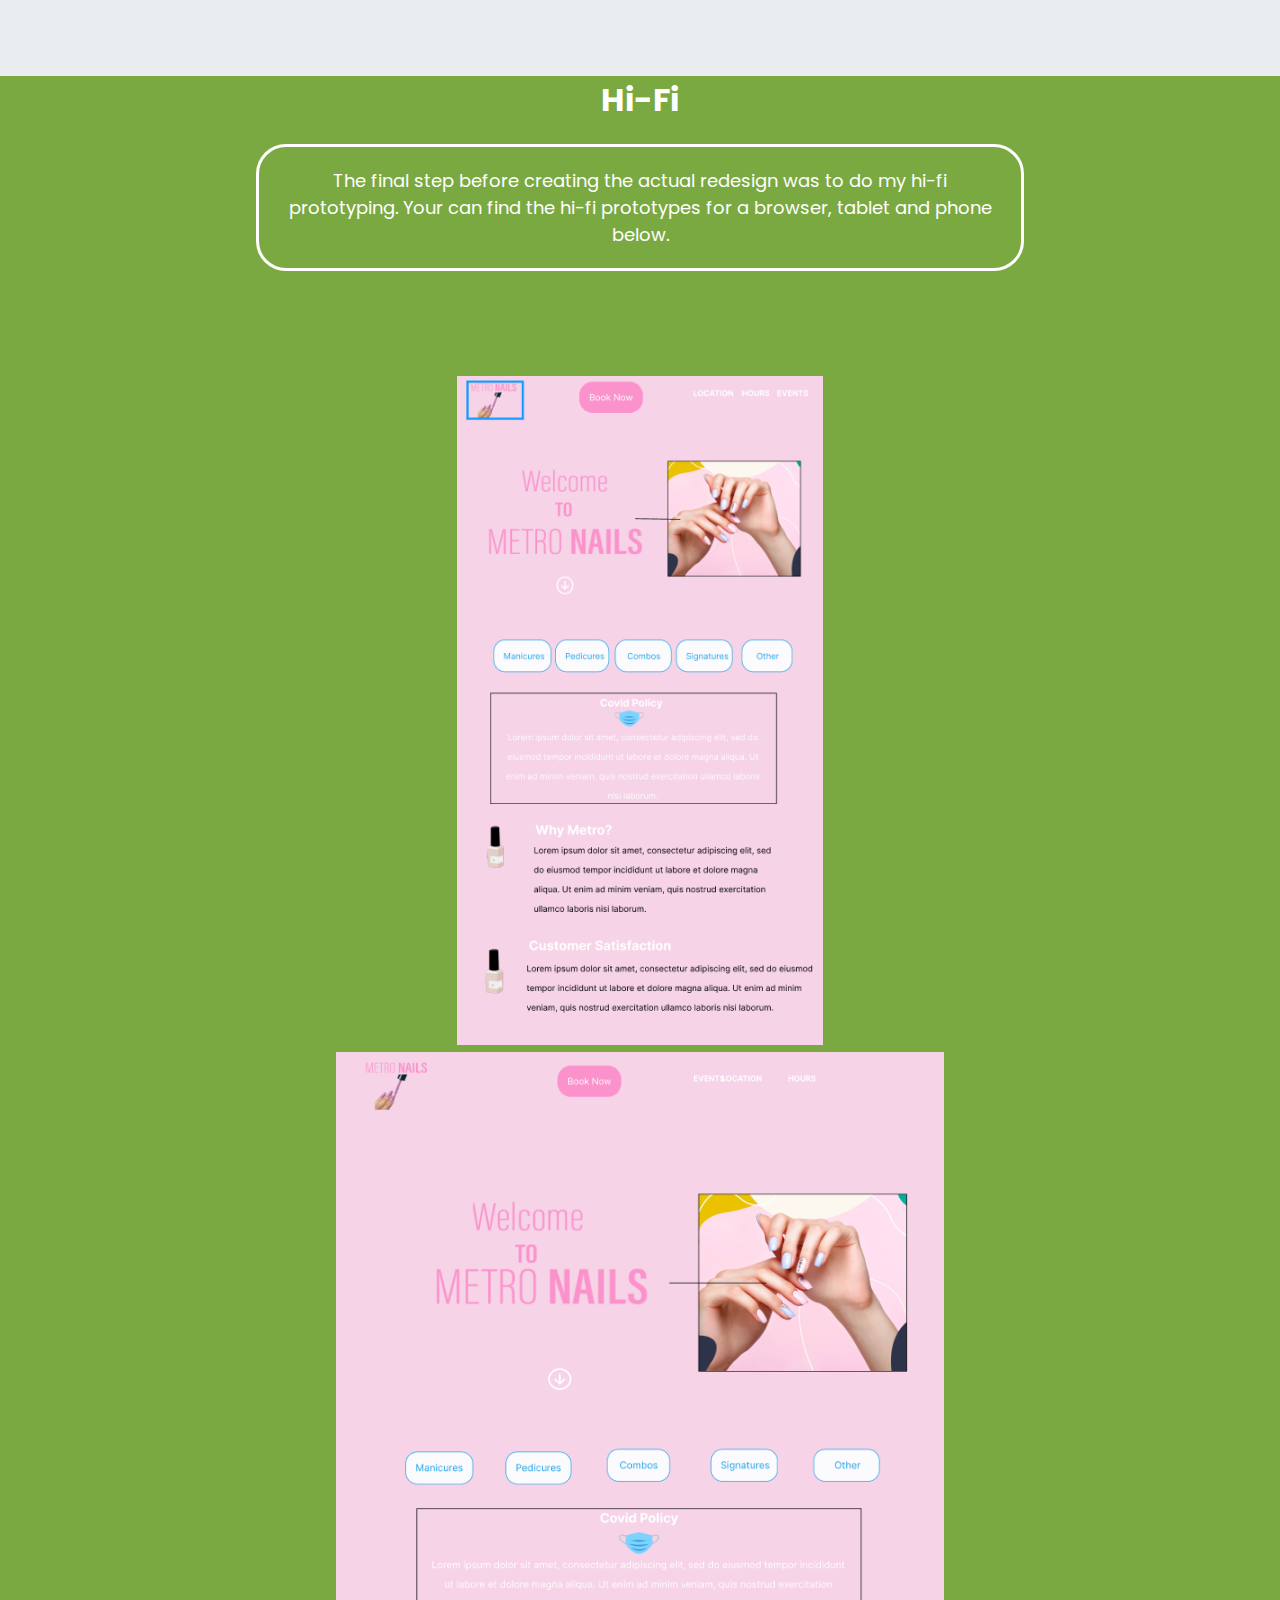
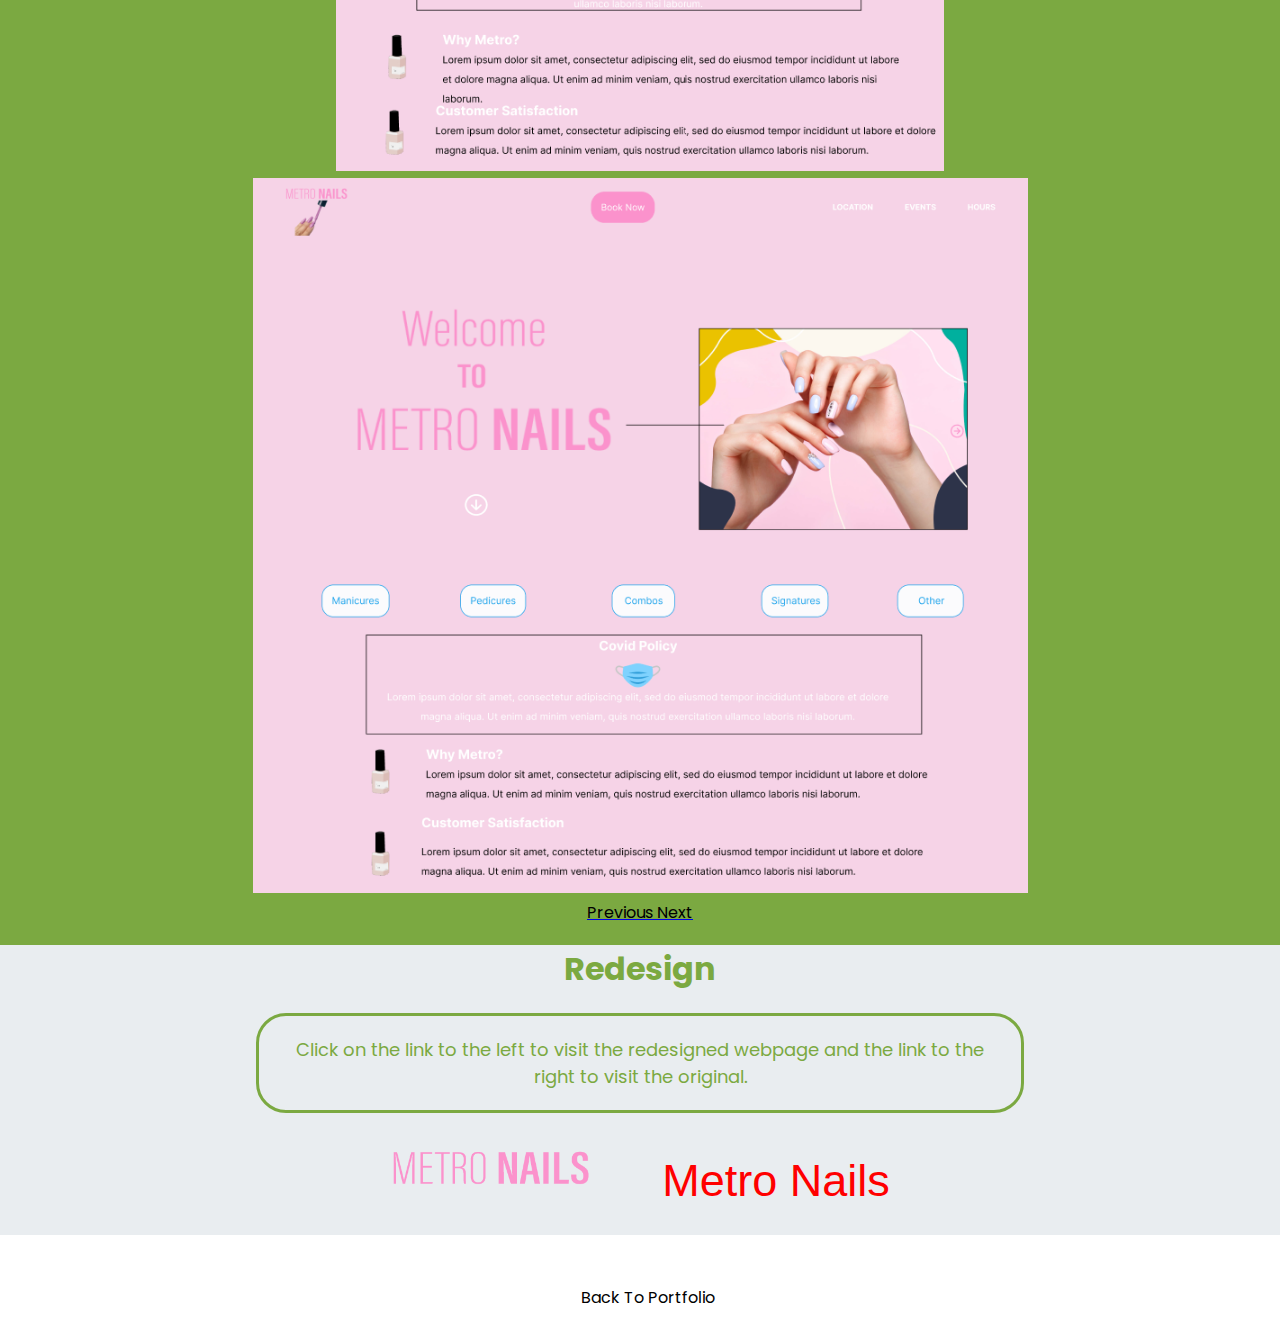
<file: redesign.html>
<!DOCTYPE html>
<html lang="en">
    <head>
        <meta charset="UTF-8">
        <title>Redesign</title>
        <link rel="icon" type="image/x-icon" href="hand.png">
        <link rel="stylesheet" type="text/css" href="redesign.css">
        <link rel="preconnect" href="https://fonts.googleapis.com">
        <link rel="preconnect" href="https://fonts.gstatic.com" crossorigin>
        <link href="https://fonts.googleapis.com/css2?family=Poppins:wght@300&display=swap" rel="stylesheet">
        <meta name="viewport" content="width=device-width,initial-scale=1">
        <link href="https://cdn.jsdelivr.net/npm/bootstrap@5.0.2/dist/css/bootstrap.min.css" rel="stylesheet" integrity="sha384-EVSTQN3/azprG1Anm3QDgpJLIm9Nao0Yz1ztcQTwFspd3yD65VohhpuuCOmLASjC" crossorigin="anonymous">
        <script src="https://code.jquery.com/jquery-3.2.1.slim.min.js" integrity="sha384-KJ3o2DKtIkvYIK3UENzmM7KCkRr/rE9/Qpg6aAZGJwFDMVNA/GpGFF93hXpG5KkN" crossorigin="anonymous"></script>
        <script src="https://cdnjs.cloudflare.com/ajax/libs/popper.js/1.12.9/umd/popper.min.js" integrity="sha384-ApNbgh9B+Y1QKtv3Rn7W3mgPxhU9K/ScQsAP7hUibX39j7fakFPskvXusvfa0b4Q" crossorigin="anonymous"></script>
        <script src="https://maxcdn.bootstrapcdn.com/bootstrap/4.0.0/js/bootstrap.min.js" integrity="sha384-JZR6Spejh4U02d8jOt6vLEHfe/JQGiRRSQQxSfFWpi1MquVdAyjUar5+76PVCmYl" crossorigin="anonymous"></script>
    </head>
    </head>
    <body>
            <nav>
                <ul>
                    <li>
                        <strong><a class="name" href="#">Jumping Jaguar</a></strong>
                    </li>
                    <li>
                        <a class="nav-item" href="index2.html">work</a>
                    </li>
                    <li>
                        <a class="nav-item" href="about.html">about</a>
                    </li>
                </ul>
            </nav>
        <center>
        <div id="intro">
            <h1 id="title">Responsive Redesign</h1>
            <img id="main-image" src="hammer.gif">
        </div>
        </center>
        <div id="button-bar">
            <a href="#usability"><button class="nav-button">Usability</button></a>
            <a href="#lo-fi"><button class="nav-button">Lo-Fi</button></a>
            <a href="#vs-guide"><button class="nav-button">Style Guide</button></a>
            <a href="#hi-fi"><button class="nav-button">Hi-Fi</button></a>
            <a href="#redesign"><button class="nav-button">Redesign</button></a>
        </div>
        <div id="usability">
            <h1 class="item-header">Usability</h1>
            <center>
            <p id="description-text">
                Overall, the Metro Nails landing page did not test well on usability. Explore the infographic below to look at my full analysis or look at it here!
            </p>
            <embed id="infographic" src="Infographic.pdf">
            </center>
        </div>
        <div id="lo-fi">
            <h1 class="item-header2">Lo-Fi</h1>
            <center>
                <p id="description-text2">
                    After exploring the usability of the current Metro Nails site, I went to Balsamiq Wireframes to create some lofi prototypes. Below are the three lo-fi prototypes, created using Balsamiq Wireframes. The three wireframes are designed for a desktop, phone and tablet, respectively. The prototypes are annotated with notes that mark the usability improvements.
                </p>
            </center>
            <center>
                <div style="margin-bottom: 20px;" id="carouselExampleIndicators" class="carousel carousel-dark slide" data-ride="false">
                    <ol class="carousel-indicators">
                      <li data-target="#carouselExampleIndicators" data-slide-to="0" class="active"></li>
                      <li data-target="#carouselExampleIndicators" data-slide-to="1"></li>
                      <li data-target="#carouselExampleIndicators" data-slide-to="2"></li>
                    </ol>
                    <div class="carousel-inner">
                      <div class="carousel-item active">
                        <img id="iphone" class="d-block" src="iphone.png" alt="First slide">
                      </div>
                      <div class="carousel-item">
                        <img id="ipad" class="d-block" src="ipad.png" alt="Second slide">
                      </div>
                      <div class="carousel-item">
                        <img id="browser" class="d-block" src="browser.png" alt="Third slide">
                      </div>
                    </div>
                    <a class="carousel-control-prev" href="#carouselExampleIndicators" role="button" data-slide="prev">
                      <span class="carousel-control-prev-icon" aria-hidden="true"></span>
                      <span style="color:black;" class="sr-only">Previous</span>
                    </a>
                    <a class="carousel-control-next" href="#carouselExampleIndicators" role="button" data-slide="next">
                      <span class="carousel-control-next-icon" aria-hidden="true"></span>
                      <span style="color:black;" class="sr-only">Next</span>
                    </a>
                  </div>
            </center>
        </div>
        <div id="vs-guide">
            <h1 class="item-header">Style Guide</h1>
            <center>
                <p id="description-text">
                    After having constructed my lo-fi prototypes I created a visual style guide prior to constructing my hi-fi prototypes. The visual Style Guide is located below or you can find it here!
                </p>
                </center>
            <center><embed id="style-guide" src="Visual Style Guide.pdf"></center>
        </div>
        <div id="hi-fi">
            <h1 class="item-header2">Hi-Fi</h1>
            <center>
                <p id="description-text2">
                    The final step before creating the actual redesign was to do my hi-fi prototyping. Your can find the hi-fi prototypes for a browser, tablet and phone below.
                </p>
            </center>
            <center>
                <div style="margin-bottom: 20px;" id="carousel-hifi" class="carousel carousel-dark slide" data-ride="false">
                    <ol class="carousel-indicators">
                      <li data-target="#carousel-hifi" data-slide-to="0" class="active"></li>
                      <li data-target="#carousel-hifi" data-slide-to="1"></li>
                      <li data-target="#carousel-hifi" data-slide-to="2"></li>
                    </ol>
                    <div class="carousel-inner">
                      <div class="carousel-item active">
                        <img id="iphone2" class="d-block" src="hifi-3.png" alt="First slide">
                      </div>
                      <div class="carousel-item">
                        <img id="ipad2" class="d-block" src="hifi-2.png" alt="Second slide">
                      </div>
                      <div class="carousel-item">
                        <img id="browser2" class="d-block" src="hifi-1.png" alt="Third slide">
                      </div>
                    </div>
                    <a class="carousel-control-prev" href="#carousel-hifi" role="button" data-slide="prev">
                      <span class="carousel-control-prev-icon" aria-hidden="true"></span>
                      <span style="color:black;" class="sr-only">Previous</span>
                    </a>
                    <a class="carousel-control-next" href="#carousel-hifi" role="button" data-slide="next">
                      <span class="carousel-control-next-icon" aria-hidden="true"></span>
                      <span style="color:black;" class="sr-only">Next</span>
                    </a>
                  </div>
            </center>
        </div>
        <div id="redesign">
            <h1 class="item-header">Redesign</h1>
            <center>
                <p id="description-text">
                    Click on the link to the left to visit the redesigned webpage and the link to the right to visit the original.
                </p>
                <div id="site-links">
                    <a  href="https://jumpingjaguar24.github.io/responsive_redesign/MetroNails.html"><img src="logotitle.png"></a>
                    <a href="https://metronails.webs.com/" style="color:red;font-family:Arial, Helvetica, sans-serif">Metro Nails</a>
                </div>
            </center>
        </div>
        <nav id="footer">
            <ul>
                <li>
                    <a class="nav-item" href="index2.html" style="margin-left: 30px;">Back To Portfolio</a>
                </li>
            </ul>
        </nav>
    </body>
</html>
</file>
<file: stylesheet.css>
/*  imports */

/*  waves */

.waves {
    position: absolute;
    top: 100%;
    margin-top: 280px;
    width: 100%;
    height: 15vh;
    margin-bottom:-7px; 
    min-height:250px;
    max-height:300px;
}
@keyframes move-forever {
        0% {
        transform: translate3d(-90px,0,0);
        }
        100% {
        transform: translate3d(85px,0,0);
        }
}
.parallax > use {
    animation: move-forever 25s cubic-bezier(.55,.5,.45,.5) infinite;
}
.parallax > use:nth-child(1) {
    animation-delay: -2s;
    animation-duration: 7s;
}
.parallax > use:nth-child(2) {
    animation-delay: -3s;
    animation-duration: 10s;
}
.parallax > use:nth-child(3) {

    animation-delay: -4s;
    animation-duration: 13s;
}
.parallax > use:nth-child(4) {
    animation-delay: -5s;
    animation-duration: 20s;
}

*{
    margin: 0;
    padding: 0;
    box-sizing: border-box;
    font-family: 'Poppins', sans-serif;
    scroll-behavior: smooth;
    
}

body{
    background-color: #cff7fc;
} 

@keyframes fade-in {
    from{
        opacity: 0%;
        top: 500px
    }
    to{
        opacity: 100%;
        top: 0;
    }
}

/* nav bar */

.name{
    margin-left: 138px;
    margin-right: 30px;
    margin-top: 45px;
    color:#0aabbf;
    font-size: 22px;
    font-weight: bolder;
}

.nav-item{
    margin-top: 45px;
    margin-right: 15px;
    color: black;
}

nav ul {
    list-style: none;
    margin-top: 30px;
}

nav li {
    display: inline-block;
    position: relative;
}

nav a {
    text-decoration: none;
}

.nav-item:hover{
    color:#0aabbf;
    transition: all ease-in-out .2s;
}

/* intro page */

header{
    position: absolute;
    left: 0;
    top: 0;
    width: 100%;
    height: 300px;
    /* animation: fade-in .7s ease-in-out 2.4s; */
}

header h1{
    position: absolute;
    top: 70%;
    left: 10%;

}

header img {
    position: absolute;
    height: 420px;
    width: 427px;
    left: 60%;
    top: 40%;


}

/* splash page */

.intro{
    position: fixed;
    z-index: 2;
    left: 0;
    top: 0;
    width: 100%;
    height: 100vh;
    background-color: #0aabbf;
    transition: 1s;
}

.logo-header{
    position: absolute;
    top: 40%;
    left: 50%;
    transform: translate(-50%, -50%);
    color: #FFFFFF;
}

.logo{
    position: relative;
    display: inline-block;
    bottom: -20px;
    opacity: 0;
}

.logo.active{
    bottom: 0;
    opacity: 1;
    transition: ease-in-out .5s;
}

.logo.fade {
    bottom: 150px;
    opacity: 0;
    transition: ease-in-out .5s;
}

.icons{
    position: absolute;
    top: 85%;
    left: 0;
}

/* icons */

.icon1{
    margin-top: 20px;
    position: relative;
    display: inline-block;
    left: 0;
    height: 22px;
    width: 32px;
    margin-left: 25px;
}
.icon2{
    margin-left: 5px;
    position: relative;
    display: inline-block;
    left: 0;
    height: 25px;
    width: 25px;
}
.icon3{
    margin-left: 20px;
    position: relative;
    display: inline-block;
    left: 0;
    height: 30px;
    width: 32px;
}

header #icon3 a::before{
    content: '';
    display: block;
    height: 5px;
    width: 0%;
    background-color:#0aabbf;
    bottom: 0;
    position: absolute;
    border-bottom: 10px ;
    transition: all ease-in-out 350ms;
    margin-left: 127px;
  }
  
header #icon3 a:hover::before{
    width: 4.15%;
  }

header #icon2 a::before{
    content: '';
    display: block;
    height: 5px;
    width: 0%;
    background-color:#0aabbf;
    bottom: 0;
    position: absolute;
    border-bottom: 10px ;
    transition: all ease-in-out 350ms;
    margin-left: 65px;
  }
  
header #icon2 a:hover::before{
    width: 4.45%;
  }

  header #icon1 a::before{
    content: '';
    display: block;
    height: 5px;
    width: 0%;
    background-color:#0aabbf;
    bottom: 0;
    position: absolute;
    border-bottom: 10px ;
    transition: all ease-in-out 350ms;
    margin-left: 4px;
  }
  
header #icon1 a:hover::before{
    width: 4%;
  }

  /* down arrow */

.arrow-container{
    margin-top: 600px;
    /* animation: fade-in .7s ease-in-out 2.4s; */

}

@keyframes mymove{
    0% {top: 0px;}
    50% {top: 10px}
    100% {top: 0px;
    opacity: 100}
  }
  
#arrow{
    height: 60px;
    width: 60px;
    margin: auto;
    display: flex;
    justify-content: center;
    align-items: flex-end;
    position: relative;
    animation: mymove 1.5s infinite;
    /* animation: fade-in .7s ease-in-out 2.4s; */
      
}
  
#arrow:hover{
    transition: all .3s ease-in-out 0s;
    transform: scale(1.2, 1.2);
}

/* portfolio previews */

.portfolio-item{
    width: 100%;
    height: 500px;
    display: flex;
    align-items: center;
}

#item-1{
    background-color:#a9defc;
    margin-top: 170px;
}

#item-2{
    background-color:#e9edf0;
}

#item-3{
    background-color: #e5d8b7;
}

#item-4{
    background-color: #C1E1C1;
}

.portfolio-text{
    margin-left: 40px;
    color: white;
    position: relative;
    display: inline;
    z-index: 1;
    
}

.portfolio-image{
    position: relative;
    display: inline;
    height: 500px;
    width: 665x;
}

#portfolio-arrow{
    position: absolute;
    margin-left: 15px;
    height: 30px;
    width: 30px;
    margin-top: 3px;
}

span a{
    text-decoration: none;
    color: black;
}

span a:hover { 
    color:#0aabbf;
    transition: ease-in-out .2s;

}

span a:hover #portfolio-arrow{
    transform: translate(10px);
    transition: all .2s ease-in-out;
}

.main-text{
    margin-bottom: 20px;
    
}

.main-text a{
    color: black;
}

.main-text a:hover{
    color: white;
    transition: all .2s ease-in-out;
}

/* footer */

.footer {
    text-align: center;
    height: 100px;
    display: flex;
    align-items: center;
    justify-content: center;
}

.footer a:hover{
    color: #0aabbf;
    transition: all .2s ease-in-out;
}



#footer-text{
    color:#0aabbf; 
    text-align: center;
    margin-top: 5px;
    margin-bottom: 10px;
}

/* #animation-area{
    background: url(light.mp4);
    background-repeat: no-repeat;
    background-size: cover;
    width: 100%;
    height: 100vh;
    position: absolute;
    z-index: -1;
} */
</file>
<file: about.css>
*{
    margin: 0;
    padding: 0;
    box-sizing: border-box;
    font-family: 'Poppins', sans-serif;
    scroll-behavior: smooth;
}

body{
    background-color: #cff7fc;
}


/* nav bar */

.name{
    margin-left: 138px;
    margin-right: 30px;
    margin-top: 45px;
    color:#0aabbf;
    font-size: 22px;
    font-weight: bolder;
}

.nav-item{
    margin-top: 45px;
    margin-right: 15px;
    color: black;
}

nav ul {
    list-style: none;
    margin-top: 30px;
}

nav li {
    display: inline-block;
    position: relative;
}

nav a {
    text-decoration: none;
}

.nav-item:hover{
    color:#0aabbf;
    transition: all ease-in-out .2s;
}

/* header */

header{
    position: absolute;
    left: 0;
    top: 0;
    width: 100%;
    height: 250px;
}

header img{
    position: absolute;
    height: 400px;
    width: 400px;
    left: 8%;
    top: 50%;
    
}

.profile{
    border-radius: 25px;
    position: absolute;
    height: 300px !important;
    width: 300px !important;
    left: 11.5%;
    top: 69%;
}

.background{
    animation: spin 12s infinite linear;
}

@keyframes spin {
    from {
        transform: rotate(0deg);
    }
    to {
        transform: rotate(360deg);
    }
}

/* about */

.about{
    position: absolute;
    left: 40%;
    top: 50%;
    display: inline;
    font-weight: bolder;
}

.about-header{
    margin-left: 70px;
    color: #0aabbf;
    font-size: 60px;
    font-weight: lighter;
    margin-bottom: 30px;
}

.icons-image{
    display: inline-block;
    position: relative;
    height: 30px;
    width: 30px;
    margin-right: 80px;
}
.icons-text{
    display: inline-block;
    position: relative;
    
}

.icons{
    position: relative;
    display: inline;
}

.icon-div{
    display: inline;
    font-size: 14px;
    display: flex;
    align-items: center;
    margin-bottom: 10px;
}

.about-text{
    margin-left: 70px;
    margin-right: 100px;
    margin-top: 10px;
    font-size: 18px;
   
}

/* footer */

.footer {
    margin-top: 850px;
    position: relative;
    bottom: 0;
    text-align: center;
    height: 100px;
    display: flex;
    align-items: center;
    justify-content: center;
}

.footer a:hover{
    color: #0aabbf;
    transition: all .2s ease-in-out;
}



#footer-text{
    position: relative;
    color:#0aabbf; 
    text-align: center;
    margin-top: 5px;
    margin-bottom: 10px;
}

#text-background{
    z-index: 1;
    background: rgba(255, 255, 255, .6);
    padding-top: 30px;
    padding-bottom: 30px;
    margin-right: 50px;
    border-radius: 80px;
}
</file>
<file: stylesheet2.css>
/*  imports */

/*  waves */

.waves {
    position: absolute;
    top: 100%;
    margin-top: 280px;
    width: 100%;
    height: 15vh;
    margin-bottom:-7px; 
    min-height:250px;
    max-height:300px;
}
@keyframes move-forever {
        0% {
        transform: translate3d(-90px,0,0);
        }
        100% {
        transform: translate3d(85px,0,0);
        }
}
.parallax > use {
    animation: move-forever 25s cubic-bezier(.55,.5,.45,.5) infinite;
}
.parallax > use:nth-child(1) {
    animation-delay: -2s;
    animation-duration: 7s;
}
.parallax > use:nth-child(2) {
    animation-delay: -3s;
    animation-duration: 10s;
}
.parallax > use:nth-child(3) {

    animation-delay: -4s;
    animation-duration: 13s;
}
.parallax > use:nth-child(4) {
    animation-delay: -5s;
    animation-duration: 20s;
}

*{
    margin: 0;
    padding: 0;
    box-sizing: border-box;
    font-family: 'Poppins', sans-serif;
    scroll-behavior: smooth;
    
}

body{
    background-color: #cff7fc;
} 

@keyframes fade-in {
    from{
        opacity: 0%;
        top: 500px
    }
    to{
        opacity: 100%;
        top: 0;
    }
}

/* nav bar */

.name{
    margin-left: 138px;
    margin-right: 30px;
    margin-top: 45px;
    color:#0aabbf;
    font-size: 22px;
    font-weight: bolder;
}

.nav-item{
    margin-top: 45px;
    margin-right: 15px;
    color: black;
}

nav ul {
    list-style: none;
    margin-top: 30px;
}

nav li {
    display: inline-block;
    position: relative;
}

nav a {
    text-decoration: none;
}

.nav-item:hover{
    color:#0aabbf;
    transition: all ease-in-out .2s;
}

/* intro page */

header{
    position: absolute;
    left: 0;
    top: 0;
    width: 100%;
    height: 300px;
    /* animation: fade-in .7s ease-in-out 2.4s; */
}

header h1{
    position: absolute;
    top: 70%;
    left: 10%;

}

header img {
    position: absolute;
    height: 420px;
    width: 427px;
    left: 60%;
    top: 40%;


}



.icons{
    position: absolute;
    top: 85%;
    left: 0;
}

/* icons */

.icon1{
    margin-top: 20px;
    position: relative;
    display: inline-block;
    left: 0;
    height: 22px;
    width: 32px;
    margin-left: 25px;
}
.icon2{
    margin-left: 5px;
    position: relative;
    display: inline-block;
    left: 0;
    height: 25px;
    width: 25px;
}
.icon3{
    margin-left: 20px;
    position: relative;
    display: inline-block;
    left: 0;
    height: 30px;
    width: 32px;
}

header #icon3 a::before{
    content: '';
    display: block;
    height: 5px;
    width: 0%;
    background-color:#0aabbf;
    bottom: 0;
    position: absolute;
    border-bottom: 10px ;
    transition: all ease-in-out 350ms;
    margin-left: 127px;
  }
  
header #icon3 a:hover::before{
    width: 4.15%;
  }

header #icon2 a::before{
    content: '';
    display: block;
    height: 5px;
    width: 0%;
    background-color:#0aabbf;
    bottom: 0;
    position: absolute;
    border-bottom: 10px ;
    transition: all ease-in-out 350ms;
    margin-left: 65px;
  }
  
header #icon2 a:hover::before{
    width: 4.45%;
  }

  header #icon1 a::before{
    content: '';
    display: block;
    height: 5px;
    width: 0%;
    background-color:#0aabbf;
    bottom: 0;
    position: absolute;
    border-bottom: 10px ;
    transition: all ease-in-out 350ms;
    margin-left: 4px;
  }
  
header #icon1 a:hover::before{
    width: 4%;
  }

  /* down arrow */

.arrow-container{
    margin-top: 600px;
    /* animation: fade-in .7s ease-in-out 2.4s; */

}

@keyframes mymove{
    0% {top: 0px;}
    50% {top: 10px}
    100% {top: 0px;
    opacity: 100}
  }
  
#arrow{
    height: 60px;
    width: 60px;
    margin: auto;
    display: flex;
    justify-content: center;
    align-items: flex-end;
    position: relative;
    animation: mymove 1.5s infinite;
    /* animation: fade-in .7s ease-in-out 2.4s; */
      
}
  
#arrow:hover{
    transition: all .3s ease-in-out 0s;
    transform: scale(1.2, 1.2);
}

/* portfolio previews */

.portfolio-item{
    width: 100%;
    height: 500px;
    display: flex;
    align-items: center;
}

#item-1{
    background-color:#a9defc;
    margin-top: 170px;
}

#item-2{
    background-color:#e9edf0;
}

#item-3{
    background-color: #e5d8b7;
}

#item-4{
    background-color: #C1E1C1;
}

.portfolio-text{
    margin-left: 40px;
    color: white;
    position: relative;
    display: inline;
    z-index: 1;
    
}

.portfolio-image{
    position: relative;
    display: inline;
    height: 500px;
    width: 665x;
}

#portfolio-arrow{
    position: absolute;
    margin-left: 15px;
    height: 30px;
    width: 30px;
    margin-top: 3px;
}

span a{
    text-decoration: none;
    color: black;
}

span a:hover { 
    color:#0aabbf;
    transition: ease-in-out .2s;

}

span a:hover #portfolio-arrow{
    transform: translate(10px);
    transition: all .2s ease-in-out;
}

.main-text{
    margin-bottom: 20px;
    
}

.main-text a{
    color: black;
}

.main-text a:hover{
    color: white;
    transition: all .2s ease-in-out;
}

/* footer */

.footer {
    text-align: center;
    height: 100px;
    display: flex;
    align-items: center;
    justify-content: center;
}

.footer a:hover{
    color: #0aabbf;
    transition: all .2s ease-in-out;
}



#footer-text{
    color:#0aabbf; 
    text-align: center;
    margin-top: 5px;
    margin-bottom: 10px;
}

/* #animation-area{
    background: url(light.mp4);
    background-repeat: no-repeat;
    background-size: cover;
    width: 100%;
    height: 100vh;
    position: absolute;
    z-index: -1;
} */
</file>
<file: personas.css>
*{
    margin: 0;
    padding: 0;
    box-sizing: border-box;
    font-family: 'Poppins', sans-serif;
    scroll-behavior: smooth;
    
}

body{
    background-color: #cff7fc;
} 

.name{
    margin-left: 138px;
    margin-right: 30px;
    margin-top: 45px;
    color:#0aabbf;
    font-size: 22px;
    font-weight: bolder;
}

.nav-item{
    margin-top: 45px;
    margin-right: 15px;
    color: black;
}

nav ul {
    list-style: none;
    margin-top: 30px;
}

nav li {
    display: inline-block;
    position: relative;
}

nav a {
    text-decoration: none;
}

.nav-item:hover{
    color:#0aabbf;
    transition: all ease-in-out .2s;
}

#title{
    position: relative;
    display: inline;
    color: white;
    margin-top: 40px;
    font-size: 30px;
    margin-left: 50px;
    padding-bottom: 30px;

}

#main-image{
    position: relative;
    display: inline;
    width: 512px;
    height: 384px;
    margin-left: 50px;
    padding-top: 30px;
}

#intro{
    display: inline-block;
    display: flex;
    align-items: center;
    margin-top: 35px;
    background-color: #a9defc;
    border-radius: 60px;
    width: 80%;
}

#button-bar{
    display: inline-block;
    display: flex;
    align-items: center;
    justify-content: space-evenly;
    background: rgba(207, 247, 252, .6);
    padding-top: 20px;
    padding-bottom: 20px;
    margin-top: 30px;
    margin-bottom: 30px;
    backdrop-filter: blur(3px);
    position: sticky;
    top: 0px;
    z-index: 2
}

.nav-button{
    border-radius: 30px;
    height: 50px;
    width: 130px;
    border: 2px solid #0aabbf;
    color: #0aabbf;
    background-color: white;
    transition: .2s all ease-in-out;
    box-shadow: 1px 1px 5px black;
}

.nav-button:hover{
    background-color: #0aabbf;
    color: white;
    border: 2px solid white;

}

#description{
    background-color: #a9defc;
    width: 100%;
    display: flex;
   justify-content: center;
    flex-direction: column;
}

#description-text{
    color: #0aabbf;
    width: 60%;
    font-size: 18px;
    border: 3px solid #0aabbf;
    border-radius: 30px;
    padding: 20px;
    margin-bottom: 30px;
}
#description-text2{
    color: black;
    width: 60%;
    font-size: 18px;
    border: 3px solid black;
    border-radius: 30px;
    padding: 20px;
    margin-bottom: 30px;
}

#interviews{
    background-color: #cff7fc;
    width: 100%;
    margin-bottom: 400px;

}

#interview-images{
    display: flex;
    justify-content: space-around;
    align-items: center;
    margin-bottom: 20px;
}

#interview-images img{
    height: 200px;
    width: 150px;
    transition: all .2s ease-in-out;
}
#interview-images img:hover{
    opacity: .5;
}
#empathy-maps{
    background-color: #a9defc;
    width: 100%;
    display: flex;
    justify-content: center;
    flex-direction: column;
}

#empathy-maps img{
    width:1100px;
    height: 373.5px;
    margin-bottom: 30px;
}

#storyboard{
    background-color: #cff7fc;
    width: 100%;
    display: flex;
    justify-content: center;
    flex-direction: column;
    padding: 20px;
}

#storyboard img{
    max-width: 596px;
    max-height: 844px;
}

.item-header{
    color: #0aabbf;
    display: flex;
    justify-content: center;
    margin: 20px;
}
.item-header2{
    color: black;
    display: flex;
    justify-content: center;
    margin: 20px;
}


#footer{
    display: flex;
    justify-content: center;
    padding-bottom: 20px;
    background-color: #a9defc;
    margin-top: 20px;
}

#questions{
    line-height: 1.5;
    list-style: none;
    text-align: left;
    margin-left: 20px;
    margin-top: 20px;
}

.image-over-text1{
    position: absolute !important;
    left: 1%;
}
.image-over-text2{
    position: absolute !important;
    left: 35%;
}
.image-over-text3{
    position: absolute !important;
    left: 68.3%;
}

.image-text{
    background-color: #cff7fc;
    opacity: 0;
    position: absolute;
    color: #0aabbf;
    width: 440px;
    height: 370px;
    font-size: 12px;
    border: 4px solid #0aabbf;
    border-radius: 50px;
    transition: all .5s ease-in-out;
}
.front-image{
    opacity: 1;
    background-color: #0aabbf;
    position: absolute;
    width: 440px;
    height: 370px;
    border: 4px solid white;
    border-radius: 50px;
    transition: all .5s ease-in-out;
}

.image-over-text-title{
    margin-top: 160px;
    font-size: 20px;
    color: white;
}

.front-image:hover{
    opacity: 0;
}

.image-text:hover{
    opacity: 1;
}

.interview-notes{
    position: relative !important;
    font-size: 16px;
    justify-content: center;
    margin-top: 50px;
    padding: 10px;
}
</file>
<file: redesign.css>
*{
    margin: 0;
    padding: 0;
    box-sizing: border-box;
    font-family: 'Poppins', sans-serif;
    scroll-behavior: smooth;
    
}

body{
    background-color: white;
} 

.name{
    margin-left: 138px;
    margin-right: 30px;
    margin-top: 45px;
    color: #7ba941;
    font-size: 22px;
    font-weight: bolder;
}

.name:hover{
    color: #7ba941 !important;
}

.nav-item{
    margin-top: 45px;
    margin-right: 15px;
    color: black;
}

nav ul {
    list-style: none;
    margin-top: 30px;
}

nav li {
    display: inline-block;
    position: relative;
}

nav a {
    text-decoration: none;
}

.nav-item:hover{
    color:#7ba941;
    transition: all ease-in-out .2s;
}

#title{
    position: relative;
    display: inline;
    color: #6d7075;
    margin-top: 40px;
    font-size: 30px;
    margin-left: 170px;
    padding-bottom: 30px;

}

#main-image{
    position: relative;
    display: inline;
    width: 512px;
    height: 384px;
    margin-left: 50px;
    padding-top: 30px;
}

#intro{
    display: inline-block;
    display: flex;
    align-items: center;
    margin-top: 35px;
    background-color: #e9edf0;
    border-radius: 60px;
    width: 80%;
}

#button-bar{
    display: inline-block;
    display: flex;
    align-items: center;
    justify-content: space-evenly;
    background: rgba(255, 255, 255, .6);
    padding-top: 20px;
    padding-bottom: 20px;
    margin-top: 30px;
    margin-bottom: 30px;
    backdrop-filter: blur(3px);
    position: sticky;
    top: 0px;
    z-index: 2;
}

.nav-button{
    border-radius: 30px;
    height: 50px;
    width: 130px;
    border: 2px solid #7ba941;
    color: #7ba941;
    background-color: white;
    transition: .2s all ease-in-out;
    box-shadow: 1px 1px 5px black;
}

.nav-button:hover{
    background-color: #7ba941;
    color: white;
    border: 2px solid white;

}

#description-text{
    color: #7ba941;
    width: 60%;
    font-size: 18px;
    border: 3px solid #7ba941;
    border-radius: 30px;
    padding: 20px;
    margin-bottom: 30px;
}

#description-text2{
    color: white;
    width: 60%;
    font-size: 18px;
    border: 3px solid white;
    border-radius: 30px;
    padding: 20px;
    margin-bottom: 30px;
}



#usability{
    background-color: #e9edf0;
    width: 100%;
    display: flex;
   justify-content: center;
    flex-direction: column;
}

#infographic{
    border: none;
    width: 600px;
    height: 650px;
    margin-bottom: 20px;
}

#lo-fi{
    background-color: #7ba941;
    width: 100%;
    display: flex;
    justify-content: center;
    flex-direction: column;
}

#ipad{
    height: 751.8px;
    width: 581.4px;
}

#iphone{
    height: 737.6px;
    width: 380px;
}

#browser{
    height: 729.5px;
    width: 970px;
}


#vs-guide{
    background-color: #e9edf0;
    width: 100%;
    display: flex;
    justify-content: center;
    flex-direction: column;
}

#style-guide{
    border: none;
    height: 478px;
    width: 1200px;
    margin-bottom: 20px;
}

#hi-fi{
    background-color: #7ba941;
    width: 100%;
    display: flex;
    justify-content: center;
    flex-direction: column;
}

#ipad2{
    height: 718.2px;
    width: 608.4px;
}

#iphone2{
    width: 366.3px;
    height: 669.6px;
}

#browser2{
    height: 715px;
    width: 775px;
}

#redesign{
    background-color: #e9edf0;
    width: 100%;
    display: flex;
    justify-content: center;
    flex-direction: column;
}

.item-header{
    color: #7ba941;
    display: flex;
    justify-content: center;
    margin-bottom: 20px;
}
.item-header2{
    color: white;
    display: flex;
    justify-content: center;
    margin-bottom: 20px;
}

#footer{
    display: flex;
    justify-content: center;
    padding-bottom: 20px;
    background-color: white;
    margin-top: 20px;
}

#site-links{
    font-size: 45px;
    margin-bottom: 20px;

}
#site-links a{
    text-decoration: none;
    margin: 30px;
    transition: all .2s ease-in-out;
    
}
#site-links a:hover{
   opacity: .5;
    
}

#site-links img{
    width: 200px;
    height: 53.1px;
}
</file>
